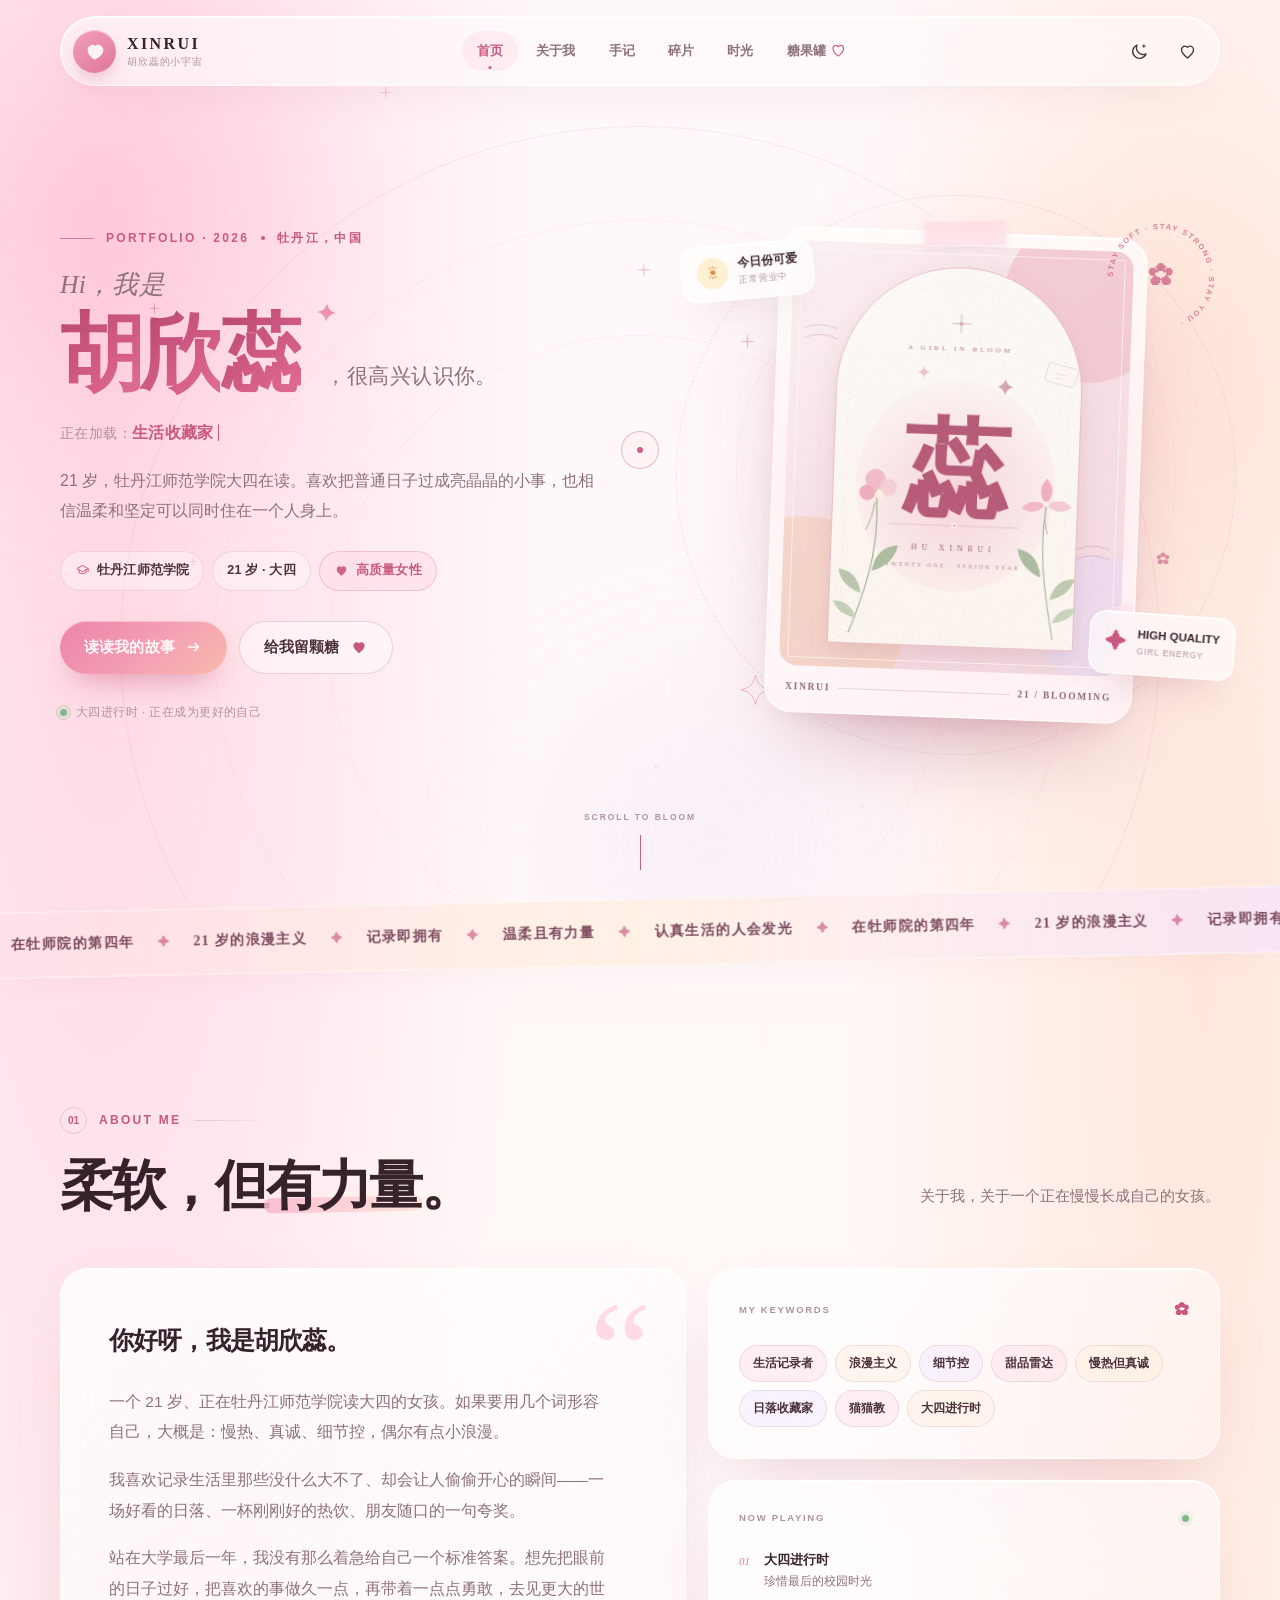
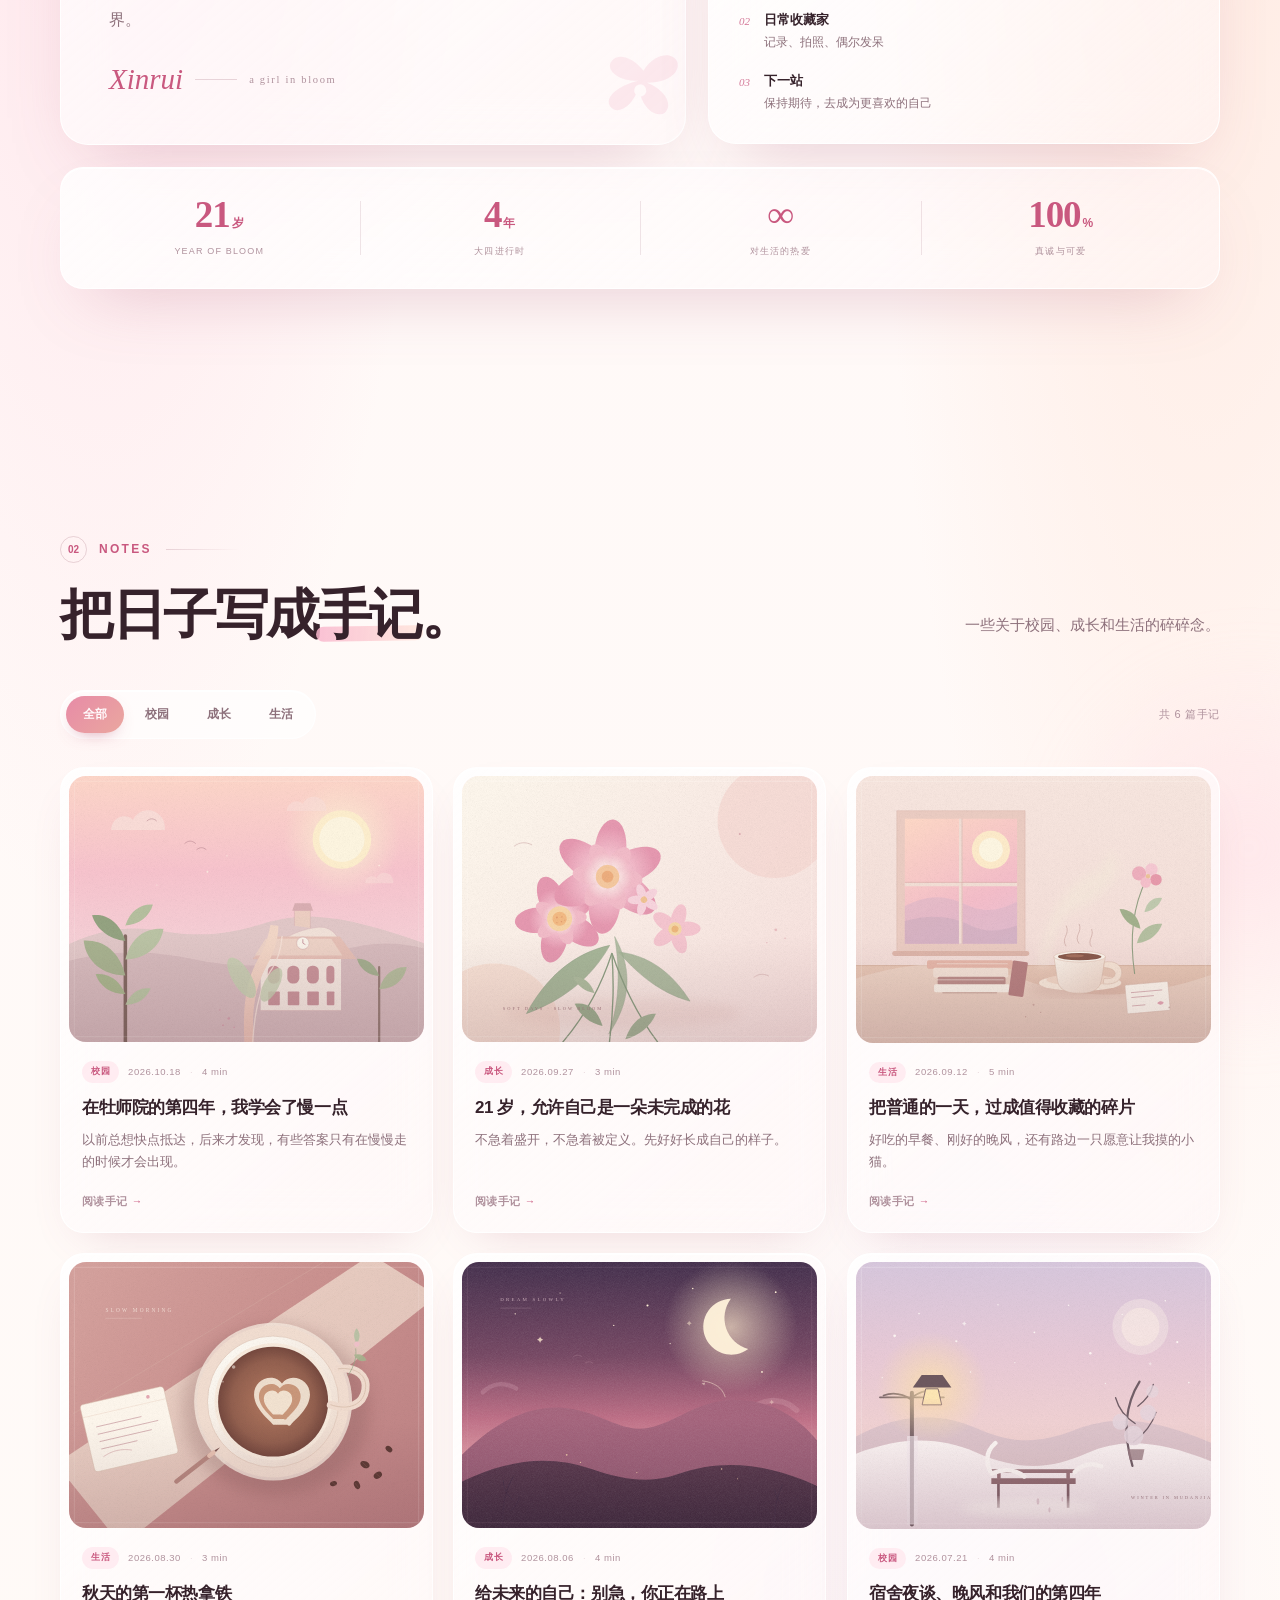
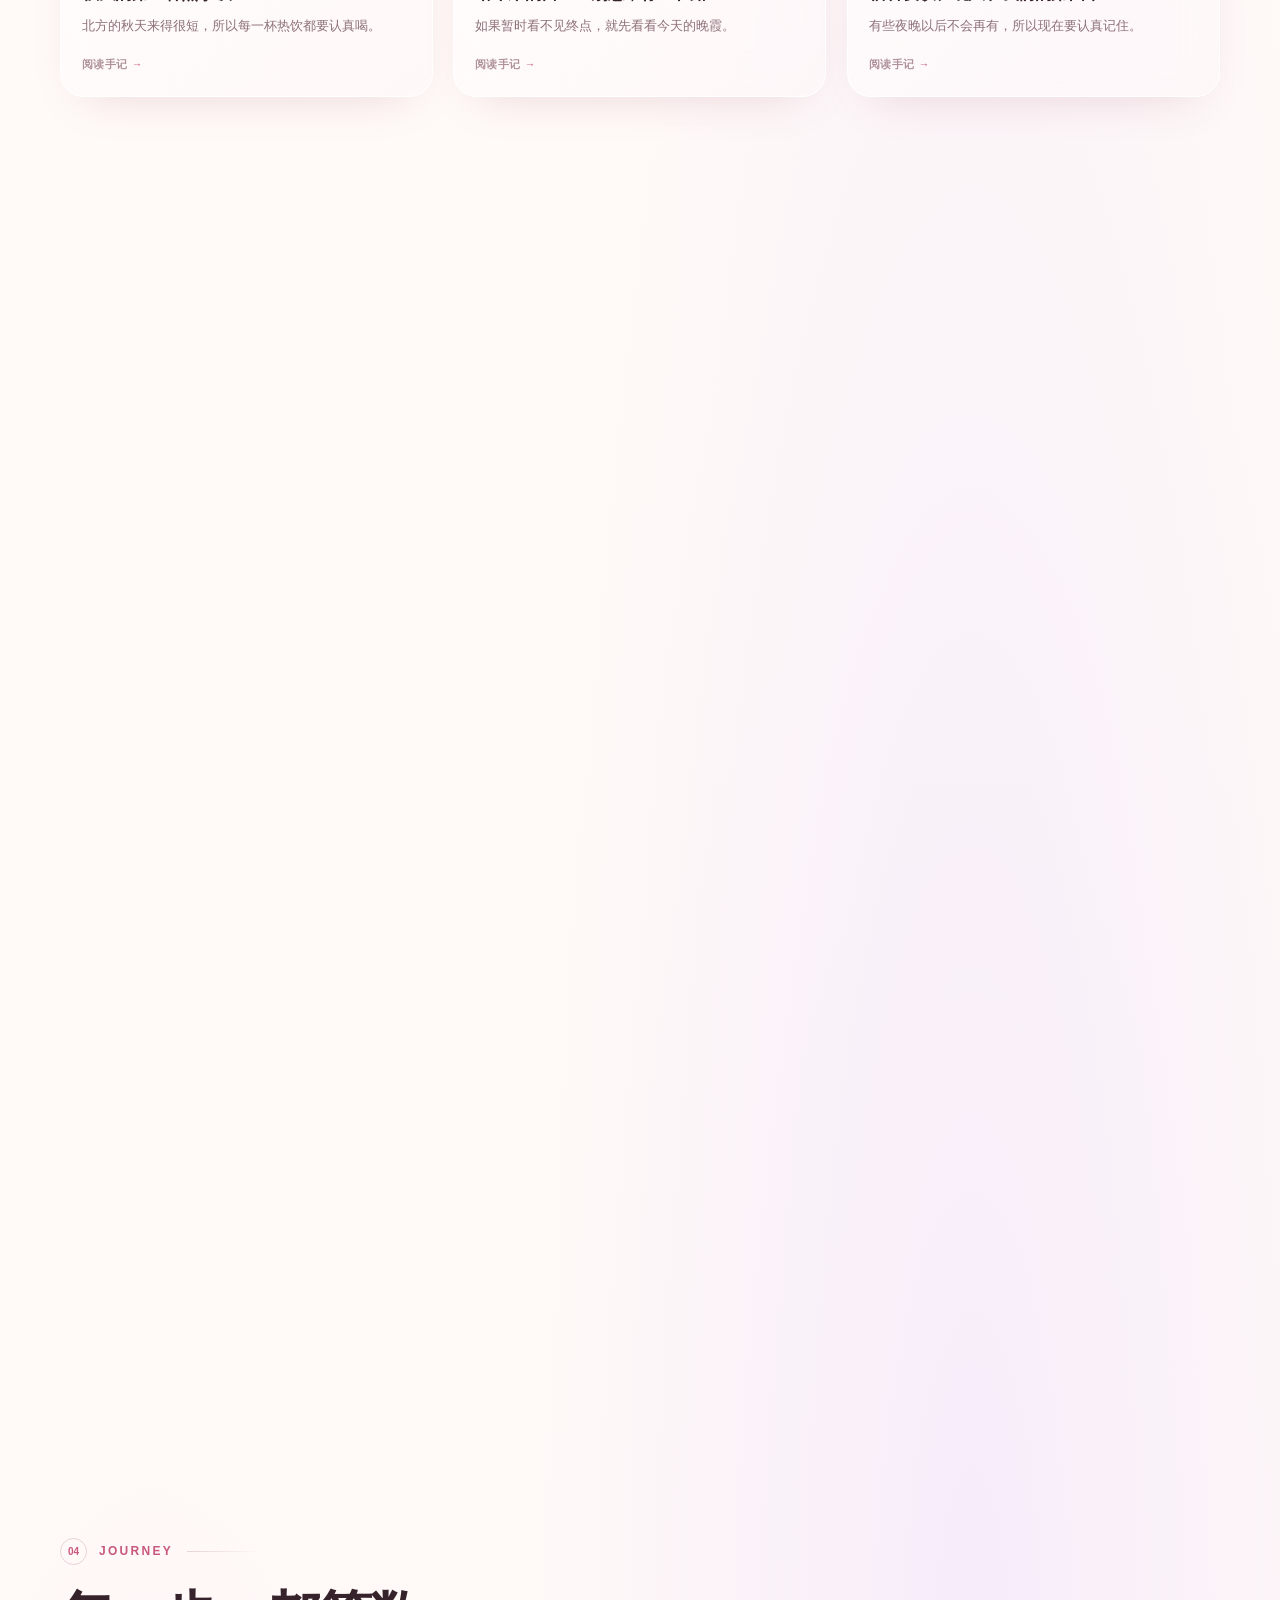
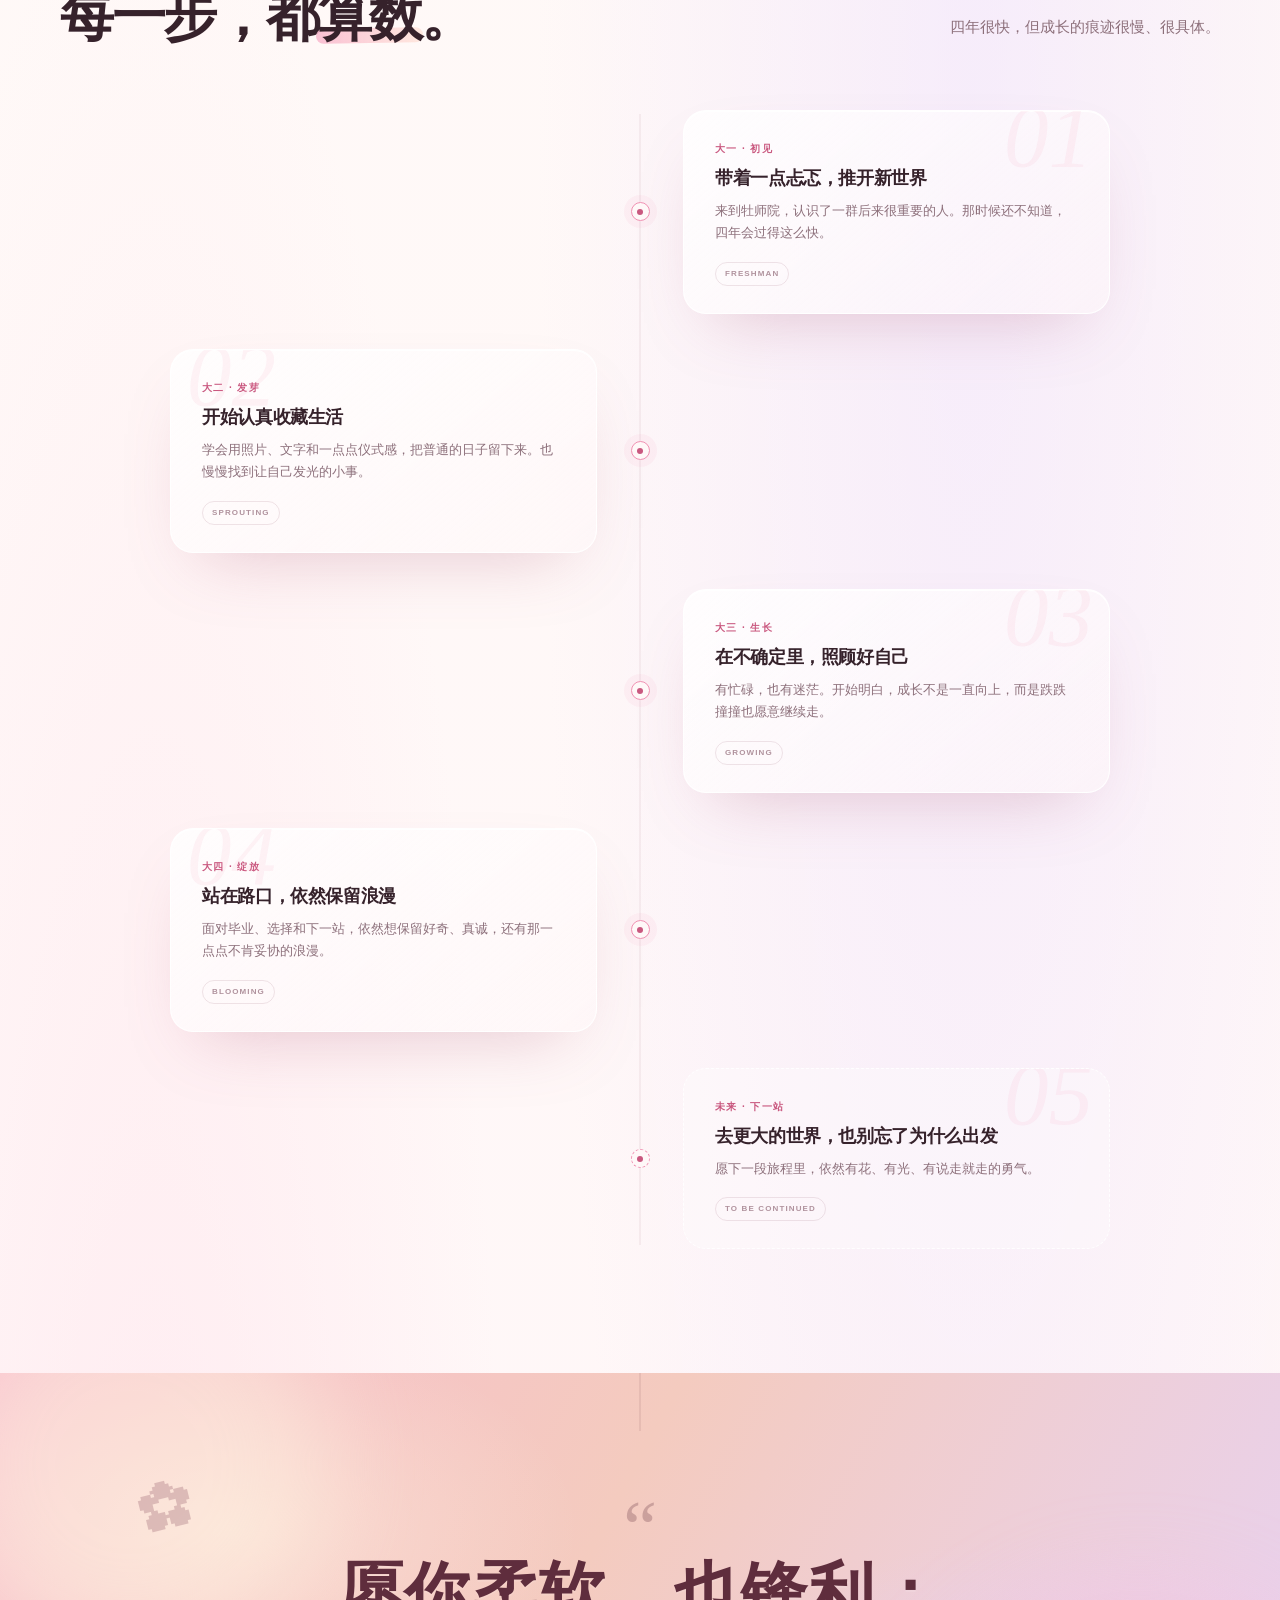
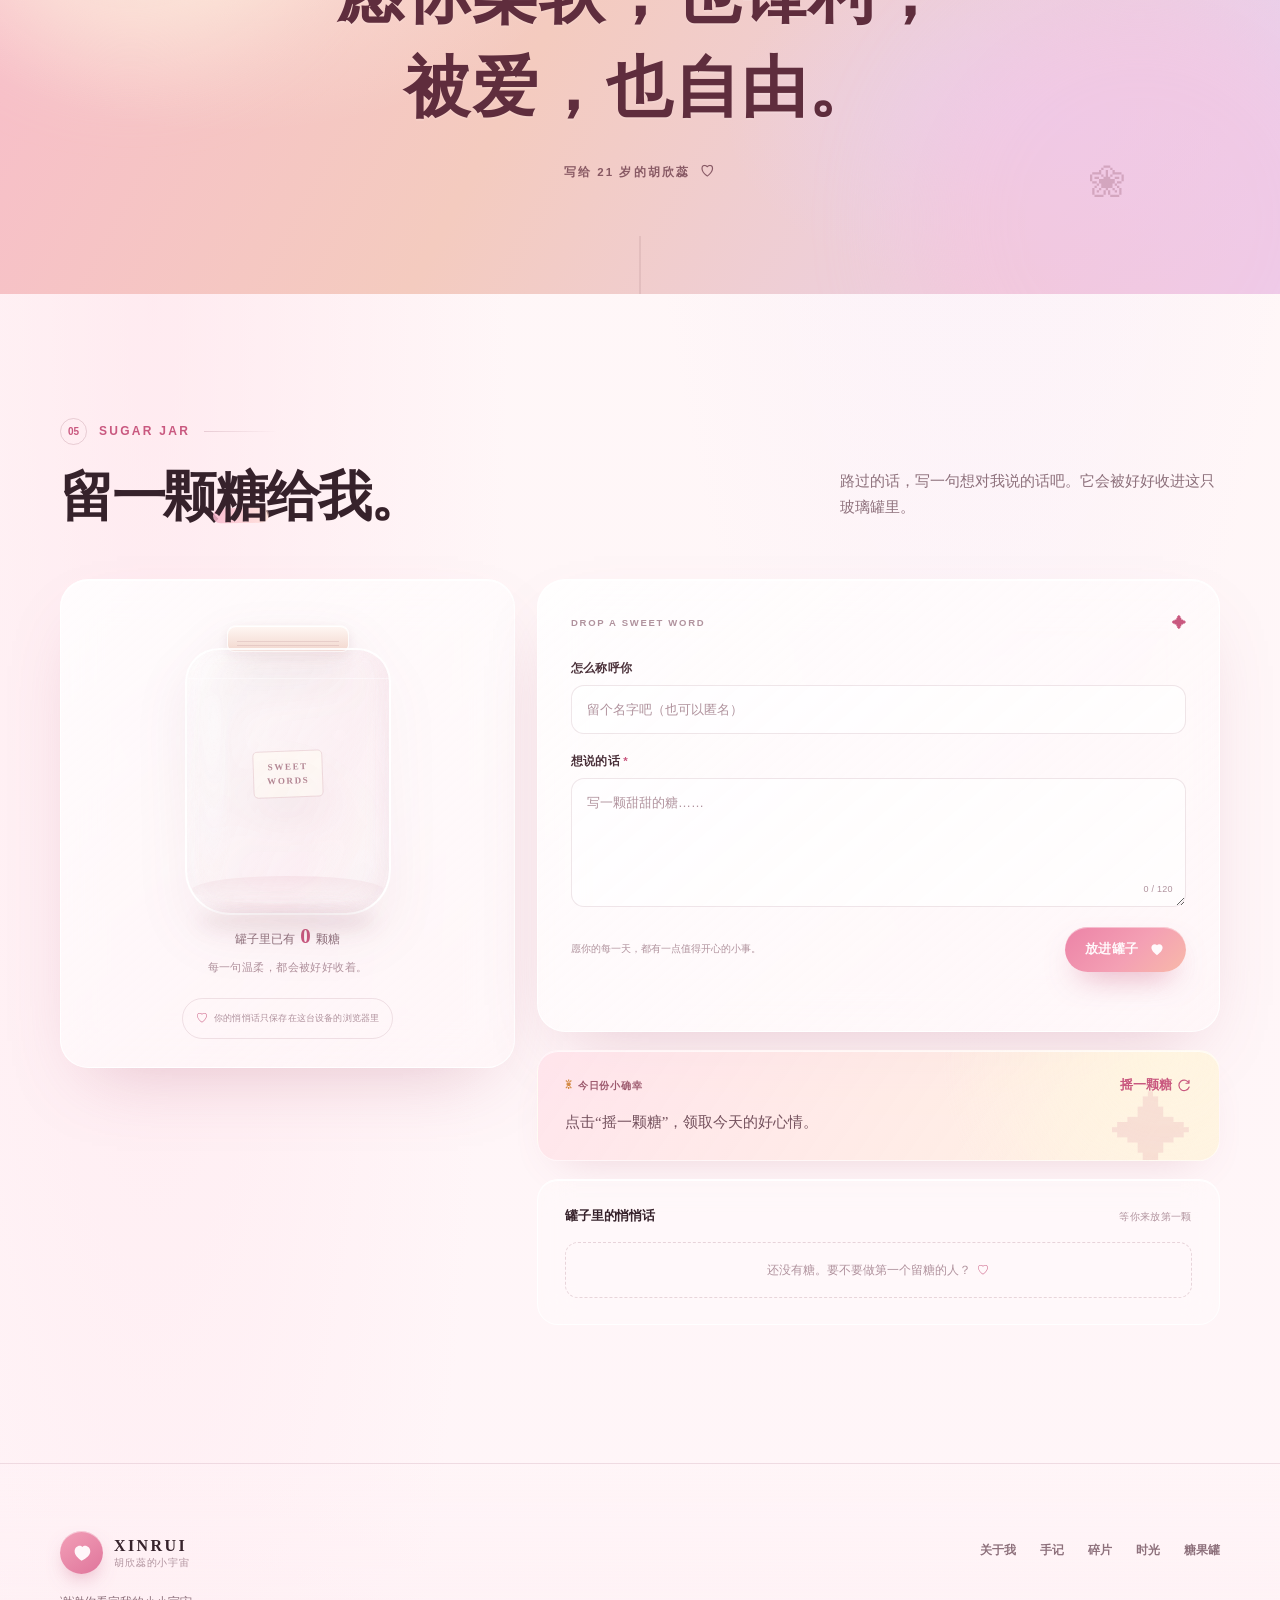
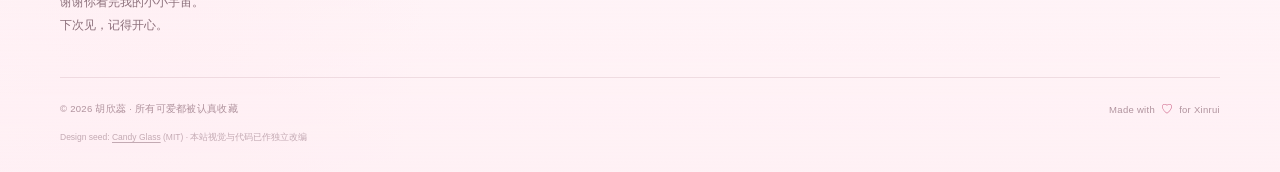
<file: index.html>
<!DOCTYPE html>
<html lang="zh-CN" data-theme="light">
<head>
  <meta charset="UTF-8">
  <meta name="viewport" content="width=device-width, initial-scale=1.0">
  <meta name="description" content="胡欣蕊的个人小站：21 岁，牡丹江师范学院大四在读。收藏生活里的柔软瞬间，也记录正在发生的成长。">
  <meta name="author" content="胡欣蕊">
  <meta name="robots" content="index, follow, max-image-preview:large">
  <meta name="theme-color" content="#fff7f9">
  <link rel="canonical" href="https://kavinst.github.io/">
  <meta property="og:title" content="胡欣蕊 · 柔软而有力量">
  <meta property="og:description" content="21 岁，牡丹江师范学院大四在读。把普通日子，过成亮晶晶的小事。">
  <meta property="og:type" content="website">
  <meta property="og:site_name" content="胡欣蕊的小宇宙">
  <meta property="og:url" content="https://kavinst.github.io/">
  <meta property="og:locale" content="zh_CN">
  <meta property="og:image" content="https://kavinst.github.io/assets/og-cover.png">
  <meta property="og:image:width" content="1200">
  <meta property="og:image:height" content="630">
  <meta property="og:image:alt" content="胡欣蕊的个人小站首页">
  <meta name="twitter:card" content="summary_large_image">
  <meta name="twitter:title" content="胡欣蕊 · 柔软而有力量">
  <meta name="twitter:description" content="21 岁，牡丹江师范学院大四在读。把普通日子，过成亮晶晶的小事。">
  <meta name="twitter:image" content="https://kavinst.github.io/assets/og-cover.png">
  <title>胡欣蕊 · 柔软而有力量</title>
  <link rel="icon" href="assets/favicon.svg" type="image/svg+xml">
  <link rel="apple-touch-icon" href="assets/og-cover.png">
  <link rel="stylesheet" href="css/style.css">
  <script type="application/ld+json">
    {
      "@context": "https://schema.org",
      "@graph": [
        {
          "@type": "WebSite",
          "@id": "https://kavinst.github.io/#website",
          "url": "https://kavinst.github.io/",
          "name": "胡欣蕊的小宇宙",
          "description": "胡欣蕊的个人小站：21 岁，牡丹江师范学院大四在读。收藏生活里的柔软瞬间，也记录正在发生的成长。",
          "inLanguage": "zh-CN",
          "publisher": { "@id": "https://kavinst.github.io/#person" }
        },
        {
          "@type": "Person",
          "@id": "https://kavinst.github.io/#person",
          "name": "胡欣蕊",
          "alternateName": "Hu Xinrui",
          "url": "https://kavinst.github.io/",
          "image": "https://kavinst.github.io/assets/og-cover.png",
          "description": "21 岁，牡丹江师范学院大四在读；喜欢记录生活里的柔软瞬间。",
          "alumniOf": {
            "@type": "CollegeOrUniversity",
            "name": "牡丹江师范学院"
          }
        }
      ]
    }
  </script>
  <script>
    (function () {
      document.documentElement.classList.add('js');
      try {
        var saved = localStorage.getItem('xinrui-theme');
        if (saved === 'night') document.documentElement.setAttribute('data-theme', 'night');
      } catch (e) {}
    })();
  </script>
</head>
<body>
  <a class="skip-link" href="#main">跳到主要内容</a>

  <div class="page-noise" aria-hidden="true"></div>
  <div class="cursor-dot" id="cursor-dot" aria-hidden="true"></div>
  <div class="cursor-halo" id="cursor-halo" aria-hidden="true"></div>
  <div class="scroll-progress" aria-hidden="true"><span id="scroll-progress-bar"></span></div>
  <div class="petal-field" id="petal-field" aria-hidden="true"></div>
  <div class="heart-rain" id="heart-rain" aria-hidden="true"></div>

  <header class="site-header" id="site-header">
    <nav class="nav shell" aria-label="主导航">
      <a class="brand" href="#home" aria-label="胡欣蕊的个人小站，返回首页">
        <span class="brand-mark" aria-hidden="true">
          <svg viewBox="0 0 40 40" fill="none">
            <path d="M20 33c-5.6-4.3-11-9-11-15.2C9 12.6 13 9 17.1 9c1.7 0 3.2.8 4.3 2.1C22.5 9.8 24 9 25.7 9 29.8 9 34 12.6 34 17.8 34 24 28.5 28.7 20 33Z" fill="currentColor" opacity=".96"/>
            <path d="M20 14.5c.4 4.6 2.4 7.6 6 9.2" stroke="#fff8f5" stroke-width="1.5" stroke-linecap="round" opacity=".8"/>
          </svg>
        </span>
        <span class="brand-type">
          <strong>XINRUI</strong>
          <small>胡欣蕊的小宇宙</small>
        </span>
      </a>

      <div class="nav-links" id="nav-links">
        <a class="nav-link is-active" href="#home">首页</a>
        <a class="nav-link" href="#about">关于我</a>
        <a class="nav-link" href="#notes">手记</a>
        <a class="nav-link" href="#moments">碎片</a>
        <a class="nav-link" href="#journey">时光</a>
        <a class="nav-link nav-link-sugar" href="#sugar">糖果罐 <span aria-hidden="true">♡</span></a>
      </div>

      <div class="nav-actions">
        <button class="icon-btn theme-toggle" id="theme-toggle" type="button" aria-label="切换晚安模式" title="切换晚安模式">
          <svg class="icon-sun" viewBox="0 0 24 24" fill="none" aria-hidden="true">
            <circle cx="12" cy="12" r="4" stroke="currentColor" stroke-width="1.7"/>
            <path d="M12 2v2M12 20v2M4.93 4.93l1.42 1.42M17.66 17.66l1.41 1.41M2 12h2M20 12h2M4.93 19.07l1.42-1.42M17.66 6.34l1.41-1.41" stroke="currentColor" stroke-width="1.7" stroke-linecap="round"/>
          </svg>
          <svg class="icon-moon" viewBox="0 0 24 24" fill="none" aria-hidden="true">
            <path d="M20.2 15.1A8.6 8.6 0 0 1 8.9 3.8 8.7 8.7 0 1 0 20.2 15.1Z" stroke="currentColor" stroke-width="1.7" stroke-linejoin="round"/>
            <path d="M17.5 3.5v3M16 5h3" stroke="currentColor" stroke-width="1.4" stroke-linecap="round"/>
          </svg>
        </button>
        <button class="icon-btn heart-trigger" id="heart-trigger" type="button" aria-label="点一下，有一颗糖" title="点一下，有一颗糖">
          <svg viewBox="0 0 24 24" fill="none" aria-hidden="true">
            <path d="M12 20.3c-2.8-2.2-7.6-6.1-7.6-10.4 0-2.6 2-4.7 4.6-4.7 1.2 0 2.3.6 3 1.6.7-1 1.8-1.6 3-1.6 2.6 0 4.6 2.1 4.6 4.7 0 4.3-4.8 8.2-7.6 10.4Z" stroke="currentColor" stroke-width="1.7" stroke-linejoin="round"/>
          </svg>
        </button>
        <button class="menu-toggle" id="menu-toggle" type="button" aria-label="打开菜单" aria-expanded="false" aria-controls="nav-links">
          <span></span><span></span><span></span>
        </button>
      </div>
    </nav>
  </header>

  <main id="main">
    <section class="hero" id="home">
      <div class="hero-scene" aria-hidden="true">
        <div class="blob blob-a"></div>
        <div class="blob blob-b"></div>
        <div class="blob blob-c"></div>
        <div class="hero-sparkles" id="hero-sparkles"></div>
        <div class="hero-arc"></div>
      </div>

      <div class="hero-inner shell">
        <div class="hero-copy">
          <p class="eyebrow hero-eyebrow">
            <span class="eyebrow-line"></span>
            PORTFOLIO · 2026
            <span class="eyebrow-dot"></span>
            牡丹江，中国
          </p>

          <h1 class="hero-title">
            <span class="hero-hi">Hi，我是</span>
            <span class="hero-name" aria-label="胡欣蕊">
              <span>胡</span><span>欣</span><span>蕊</span>
              <svg class="name-spark" viewBox="0 0 40 40" fill="none" aria-hidden="true">
                <path d="M20 2c1.3 9.7 6.3 15.8 16 18-9.7 1.3-15.8 6.3-18 16-1.3-9.7-6.3-15.8-16-18 9.7-1.3 15.8-6.3 18-16Z" fill="currentColor"/>
              </svg>
            </span>
            <span class="hero-title-tail">，很高兴认识你。</span>
          </h1>

          <div class="type-line" aria-live="polite">
            <span class="type-prefix">正在加载：</span><span id="typewriter" class="type-word"></span><span class="type-caret" aria-hidden="true"></span>
          </div>

          <p class="hero-desc">
            21 岁，牡丹江师范学院大四在读。喜欢把普通日子过成亮晶晶的小事，也相信温柔和坚定可以同时住在一个人身上。
          </p>

          <div class="hero-tags" aria-label="个人信息">
            <span class="pill">
              <svg viewBox="0 0 24 24" fill="none" aria-hidden="true"><path d="m3 9 9-5 9 5-9 5-9-5Z" stroke="currentColor" stroke-width="1.6" stroke-linejoin="round"/><path d="M6.5 11v4.6c2.5 1.9 8.5 1.9 11 0V11M21 9v5" stroke="currentColor" stroke-width="1.6" stroke-linecap="round"/></svg>
              牡丹江师范学院
            </span>
            <span class="pill">21 岁 · 大四</span>
            <span class="pill pill-accent">
              <svg viewBox="0 0 24 24" fill="none" aria-hidden="true"><path d="M12 20.3c-2.8-2.2-7.6-6.1-7.6-10.4 0-2.6 2-4.7 4.6-4.7 1.2 0 2.3.6 3 1.6.7-1 1.8-1.6 3-1.6 2.6 0 4.6 2.1 4.6 4.7 0 4.3-4.8 8.2-7.6 10.4Z" fill="currentColor" opacity=".9"/></svg>
              高质量女性
            </span>
          </div>

          <div class="hero-actions">
            <a class="btn btn-primary" href="#about">
              读读我的故事
              <svg viewBox="0 0 20 20" fill="none" aria-hidden="true"><path d="M4 10h11M11 6l4 4-4 4" stroke="currentColor" stroke-width="1.7" stroke-linecap="round" stroke-linejoin="round"/></svg>
            </a>
            <a class="btn btn-ghost" href="#sugar">
              给我留颗糖
              <svg viewBox="0 0 20 20" fill="none" aria-hidden="true"><path d="M10 16.9c-2.3-1.8-6.2-5-6.2-8.5 0-2.1 1.6-3.8 3.7-3.8 1 0 1.9.5 2.5 1.3.6-.8 1.5-1.3 2.5-1.3 2.1 0 3.7 1.7 3.7 3.8 0 3.5-3.9 6.7-6.2 8.5Z" fill="currentColor"/></svg>
            </a>
          </div>

          <p class="hero-status">
            <span class="status-dot" aria-hidden="true"></span>
            大四进行时 · 正在成为更好的自己
          </p>
        </div>

        <div class="hero-visual" id="hero-visual">
          <div class="orbit orbit-a" aria-hidden="true"></div>
          <div class="orbit orbit-b" aria-hidden="true"></div>

          <figure class="portrait-card" id="portrait-card">
            <span class="tape tape-top" aria-hidden="true"></span>
            <span class="tape tape-bottom" aria-hidden="true"></span>
            <div class="portrait-frame">
              <img src="assets/portrait.svg" alt="胡欣蕊的专属插画肖像" width="560" height="700">
              <span class="portrait-glow" aria-hidden="true"></span>
            </div>
            <figcaption>
              <span>XINRUI</span>
              <span class="portrait-caption-line"></span>
              <span>21 / BLOOMING</span>
            </figcaption>
          </figure>

          <div class="float-sticker sticker-one" aria-hidden="true">
            <span class="sticker-icon">☀</span>
            <span><strong>今日份可爱</strong><small>正常营业中</small></span>
          </div>

          <div class="float-sticker sticker-two" aria-hidden="true">
            <span class="sticker-spark">✦</span>
            <span><strong>HIGH QUALITY</strong><small>GIRL ENERGY</small></span>
          </div>

          <div class="round-stamp" aria-hidden="true">
            <svg viewBox="0 0 160 160">
              <defs>
                <path id="stamp-path" d="M80,80 m-60,0 a60,60 0 1,1 120,0 a60,60 0 1,1 -120,0"/>
              </defs>
              <text>
                <textPath href="#stamp-path">STAY SOFT · STAY STRONG · STAY YOU · </textPath>
              </text>
            </svg>
            <span class="stamp-flower">✿</span>
          </div>

          <div class="hero-doodle doodle-a" aria-hidden="true">
            <svg viewBox="0 0 100 100" fill="none">
              <path d="M50 12c4 20 14 30 34 34-20 4-30 14-34 34-4-20-14-30-34-34 20-4 30-14 34-34Z" stroke="currentColor" stroke-width="1.6"/>
            </svg>
          </div>
          <div class="hero-doodle doodle-b" aria-hidden="true">
            <svg viewBox="0 0 100 100" fill="none">
              <path d="M50 14c2 21 10 34 28 41-18 7-26 20-28 41-2-21-10-34-28-41 18-7 26-20 28-41Z" fill="currentColor" opacity=".45"/>
            </svg>
          </div>
        </div>
      </div>

      <a class="scroll-cue" href="#about" aria-label="向下滚动到关于我">
        <span>SCROLL TO BLOOM</span>
        <i aria-hidden="true"></i>
      </a>
    </section>

    <div class="marquee" aria-hidden="true">
      <div class="marquee-track">
        <span>在牡师院的第四年</span><i>✦</i>
        <span>21 岁的浪漫主义</span><i>✦</i>
        <span>记录即拥有</span><i>✦</i>
        <span>温柔且有力量</span><i>✦</i>
        <span>认真生活的人会发光</span><i>✦</i>
        <span>在牡师院的第四年</span><i>✦</i>
        <span>21 岁的浪漫主义</span><i>✦</i>
        <span>记录即拥有</span><i>✦</i>
        <span>温柔且有力量</span><i>✦</i>
        <span>认真生活的人会发光</span><i>✦</i>
      </div>
    </div>

    <section class="section about" id="about">
      <div class="shell">
        <header class="section-head reveal">
          <p class="section-index"><span>01</span> ABOUT ME</p>
          <div class="section-heading">
            <h2>柔软，但<span class="underlined">有力量</span>。</h2>
            <p>关于我，关于一个正在慢慢长成自己的女孩。</p>
          </div>
        </header>

        <div class="about-grid">
          <article class="about-story glass-card reveal">
            <span class="quote-mark" aria-hidden="true">“</span>
            <p class="about-lead">你好呀，我是胡欣蕊。</p>
            <p>一个 21 岁、正在牡丹江师范学院读大四的女孩。如果要用几个词形容自己，大概是：慢热、真诚、细节控，偶尔有点小浪漫。</p>
            <p>我喜欢记录生活里那些没什么大不了、却会让人偷偷开心的瞬间——一场好看的日落、一杯刚刚好的热饮、朋友随口的一句夸奖。</p>
            <p>站在大学最后一年，我没有那么着急给自己一个标准答案。想先把眼前的日子过好，把喜欢的事做久一点，再带着一点点勇敢，去见更大的世界。</p>
            <div class="about-signature">
              <span class="signature-name">Xinrui</span>
              <span class="signature-line"></span>
              <span class="signature-note">a girl in bloom</span>
            </div>
            <div class="about-flower" aria-hidden="true">
              <svg viewBox="0 0 130 130" fill="none">
                <path d="M65 34c8-21 25-24 31-16 6 9-4 23-25 27 19 3 30 16 24 25-6 8-23 3-31-18-3 22-16 31-24 24-8-7 3-22 22-31-21 5-35-5-30-14 5-10 21-7 33 3Z" fill="currentColor" opacity=".8"/>
                <circle cx="66" cy="54" r="6" fill="#fff7f9"/>
              </svg>
            </div>
          </article>

          <aside class="about-aside">
            <div class="keyword-card glass-card reveal" data-delay="80">
              <div class="card-label">
                <span>MY KEYWORDS</span>
                <i aria-hidden="true">✿</i>
              </div>
              <div class="keyword-cloud" aria-label="我的关键词">
                <span>生活记录者</span>
                <span>浪漫主义</span>
                <span>细节控</span>
                <span>甜品雷达</span>
                <span>慢热但真诚</span>
                <span>日落收藏家</span>
                <span>猫猫教</span>
                <span>大四进行时</span>
              </div>
            </div>

            <div class="now-card glass-card reveal" data-delay="160">
              <div class="card-label">
                <span>NOW PLAYING</span>
                <i class="now-dot" aria-hidden="true"></i>
              </div>
              <ul class="now-list">
                <li>
                  <span class="now-no">01</span>
                  <div><strong>大四进行时</strong><small>珍惜最后的校园时光</small></div>
                </li>
                <li>
                  <span class="now-no">02</span>
                  <div><strong>日常收藏家</strong><small>记录、拍照、偶尔发呆</small></div>
                </li>
                <li>
                  <span class="now-no">03</span>
                  <div><strong>下一站</strong><small>保持期待，去成为更喜欢的自己</small></div>
                </li>
              </ul>
            </div>
          </aside>
        </div>

        <div class="stats glass-card reveal">
          <div class="stat">
            <strong data-count="21">21</strong><span>岁</span>
            <small>YEAR OF BLOOM</small>
          </div>
          <div class="stat">
            <strong data-count="4">4</strong><span>年</span>
            <small>大四进行时</small>
          </div>
          <div class="stat">
            <strong>∞</strong>
            <small>对生活的热爱</small>
          </div>
          <div class="stat">
            <strong data-count="100">100</strong><span>%</span>
            <small>真诚与可爱</small>
          </div>
        </div>
      </div>
    </section>

    <section class="section notes" id="notes">
      <div class="shell">
        <header class="section-head reveal">
          <p class="section-index"><span>02</span> NOTES</p>
          <div class="section-heading">
            <h2>把日子写成<span class="underlined">手记</span>。</h2>
            <p>一些关于校园、成长和生活的碎碎念。</p>
          </div>
        </header>

        <div class="notes-toolbar reveal">
          <div class="filters" role="group" aria-label="筛选手记">
            <button class="filter is-active" type="button" data-filter="all" aria-pressed="true">全部</button>
            <button class="filter" type="button" data-filter="campus" aria-pressed="false">校园</button>
            <button class="filter" type="button" data-filter="growth" aria-pressed="false">成长</button>
            <button class="filter" type="button" data-filter="life" aria-pressed="false">生活</button>
          </div>
          <p class="notes-count" id="notes-count">共 6 篇手记</p>
        </div>

        <div class="notes-grid" id="notes-grid">
          <a class="note-card reveal" href="#notes" data-article="fourth-year" data-category="campus">
            <div class="note-cover">
              <img src="assets/cover-campus.svg" alt="" loading="lazy" width="800" height="600">
              <span class="note-arrow" aria-hidden="true">
                <svg viewBox="0 0 20 20" fill="none"><path d="M6 14 14 6M8 6h6v6" stroke="currentColor" stroke-width="1.6" stroke-linecap="round" stroke-linejoin="round"/></svg>
              </span>
            </div>
            <div class="note-body">
              <div class="note-meta"><span class="note-cat">校园</span><time datetime="2026-10-18">2026.10.18</time><span>4 min</span></div>
              <h3>在牡师院的第四年，我学会了慢一点</h3>
              <p>以前总想快点抵达，后来才发现，有些答案只有在慢慢走的时候才会出现。</p>
              <span class="note-more">阅读手记 <i aria-hidden="true">→</i></span>
            </div>
          </a>

          <a class="note-card reveal" href="#notes" data-article="unfinished-flower" data-category="growth" data-delay="80">
            <div class="note-cover">
              <img src="assets/cover-flower.svg" alt="" loading="lazy" width="800" height="600">
              <span class="note-arrow" aria-hidden="true">
                <svg viewBox="0 0 20 20" fill="none"><path d="M6 14 14 6M8 6h6v6" stroke="currentColor" stroke-width="1.6" stroke-linecap="round" stroke-linejoin="round"/></svg>
              </span>
            </div>
            <div class="note-body">
              <div class="note-meta"><span class="note-cat">成长</span><time datetime="2026-09-27">2026.09.27</time><span>3 min</span></div>
              <h3>21 岁，允许自己是一朵未完成的花</h3>
              <p>不急着盛开，不急着被定义。先好好长成自己的样子。</p>
              <span class="note-more">阅读手记 <i aria-hidden="true">→</i></span>
            </div>
          </a>

          <a class="note-card reveal" href="#notes" data-article="little-things" data-category="life" data-delay="160">
            <div class="note-cover">
              <img src="assets/cover-coffee.svg" alt="" loading="lazy" width="800" height="600">
              <span class="note-arrow" aria-hidden="true">
                <svg viewBox="0 0 20 20" fill="none"><path d="M6 14 14 6M8 6h6v6" stroke="currentColor" stroke-width="1.6" stroke-linecap="round" stroke-linejoin="round"/></svg>
              </span>
            </div>
            <div class="note-body">
              <div class="note-meta"><span class="note-cat">生活</span><time datetime="2026-09-12">2026.09.12</time><span>5 min</span></div>
              <h3>把普通的一天，过成值得收藏的碎片</h3>
              <p>好吃的早餐、刚好的晚风，还有路边一只愿意让我摸的小猫。</p>
              <span class="note-more">阅读手记 <i aria-hidden="true">→</i></span>
            </div>
          </a>

          <a class="note-card reveal" href="#notes" data-article="autumn-latte" data-category="life" data-delay="0">
            <div class="note-cover">
              <img src="assets/cover-latte.svg" alt="" loading="lazy" width="800" height="600">
              <span class="note-arrow" aria-hidden="true">
                <svg viewBox="0 0 20 20" fill="none"><path d="M6 14 14 6M8 6h6v6" stroke="currentColor" stroke-width="1.6" stroke-linecap="round" stroke-linejoin="round"/></svg>
              </span>
            </div>
            <div class="note-body">
              <div class="note-meta"><span class="note-cat">生活</span><time datetime="2026-08-30">2026.08.30</time><span>3 min</span></div>
              <h3>秋天的第一杯热拿铁</h3>
              <p>北方的秋天来得很短，所以每一杯热饮都要认真喝。</p>
              <span class="note-more">阅读手记 <i aria-hidden="true">→</i></span>
            </div>
          </a>

          <a class="note-card reveal" href="#notes" data-article="dear-future" data-category="growth" data-delay="80">
            <div class="note-cover">
              <img src="assets/cover-night.svg" alt="" loading="lazy" width="800" height="600">
              <span class="note-arrow" aria-hidden="true">
                <svg viewBox="0 0 20 20" fill="none"><path d="M6 14 14 6M8 6h6v6" stroke="currentColor" stroke-width="1.6" stroke-linecap="round" stroke-linejoin="round"/></svg>
              </span>
            </div>
            <div class="note-body">
              <div class="note-meta"><span class="note-cat">成长</span><time datetime="2026-08-06">2026.08.06</time><span>4 min</span></div>
              <h3>给未来的自己：别急，你正在路上</h3>
              <p>如果暂时看不见终点，就先看看今天的晚霞。</p>
              <span class="note-more">阅读手记 <i aria-hidden="true">→</i></span>
            </div>
          </a>

          <a class="note-card reveal" href="#notes" data-article="dorm-night" data-category="campus" data-delay="160">
            <div class="note-cover">
              <img src="assets/cover-snow.svg" alt="" loading="lazy" width="800" height="600">
              <span class="note-arrow" aria-hidden="true">
                <svg viewBox="0 0 20 20" fill="none"><path d="M6 14 14 6M8 6h6v6" stroke="currentColor" stroke-width="1.6" stroke-linecap="round" stroke-linejoin="round"/></svg>
              </span>
            </div>
            <div class="note-body">
              <div class="note-meta"><span class="note-cat">校园</span><time datetime="2026-07-21">2026.07.21</time><span>4 min</span></div>
              <h3>宿舍夜谈、晚风和我们的第四年</h3>
              <p>有些夜晚以后不会再有，所以现在要认真记住。</p>
              <span class="note-more">阅读手记 <i aria-hidden="true">→</i></span>
            </div>
          </a>
        </div>
      </div>
    </section>

    <section class="section moments" id="moments">
      <div class="shell">
        <header class="section-head reveal">
          <p class="section-index"><span>03</span> LITTLE THINGS</p>
          <div class="section-heading">
            <h2>生活碎片，<span class="underlined">亮晶晶</span>。</h2>
            <p>点开每一格，收集一点今天的可爱。</p>
          </div>
        </header>

        <div class="moment-grid">
          <button class="moment-card moment-tall reveal" type="button" data-full="assets/moment-snow.svg" data-caption="牡丹江的雪，是冬天写来的情书。" aria-label="查看照片：牡丹江的雪">
            <img src="assets/moment-snow.svg" alt="粉色天空下落雪的校园路灯" loading="lazy" width="600" height="800">
            <span class="moment-overlay"><small>WINTER · 01</small><strong>雪的来信</strong><i aria-hidden="true">↗</i></span>
          </button>

          <button class="moment-card reveal" type="button" data-full="assets/moment-cat.svg" data-caption="宿舍楼下的猫，今天也愿意理我。" data-delay="60" aria-label="查看照片：宿舍楼下的猫">
            <img src="assets/moment-cat.svg" alt="窗台边一只正在打盹的小猫" loading="lazy" width="800" height="600">
            <span class="moment-overlay"><small>DAILY · 02</small><strong>猫猫巡视员</strong><i aria-hidden="true">↗</i></span>
          </button>

          <button class="moment-card reveal" type="button" data-full="assets/moment-sunset.svg" data-caption="把晚霞存在相册里，也存进心里。" data-delay="120" aria-label="查看照片：窗边的晚霞">
            <img src="assets/moment-sunset.svg" alt="窗边粉橘色的日落和一杯热茶" loading="lazy" width="800" height="600">
            <span class="moment-overlay"><small>GOLDEN HOUR · 03</small><strong>晚霞收藏</strong><i aria-hidden="true">↗</i></span>
          </button>

          <button class="moment-card moment-wide reveal" type="button" data-full="assets/moment-books.svg" data-caption="书页、热茶，还有一个不用赶路的下午。" aria-label="查看照片：书桌和热茶">
            <img src="assets/moment-books.svg" alt="洒满阳光的书桌、书本和一杯热茶" loading="lazy" width="1000" height="600">
            <span class="moment-overlay"><small>SLOW AFTERNOON · 04</small><strong>偷得半日闲</strong><i aria-hidden="true">↗</i></span>
          </button>

          <button class="moment-card reveal" type="button" data-full="assets/moment-tulips.svg" data-caption="花会谢，但那一刻的开心不会。" data-delay="60" aria-label="查看照片：粉色郁金香">
            <img src="assets/moment-tulips.svg" alt="奶油色桌面上的一束粉色郁金香" loading="lazy" width="800" height="600">
            <span class="moment-overlay"><small>FLOWERS · 05</small><strong>今日份浪漫</strong><i aria-hidden="true">↗</i></span>
          </button>

          <button class="moment-card moment-tall reveal" type="button" data-full="assets/moment-moon.svg" data-caption="回宿舍路上，抬头就看见了月亮。" data-delay="120" aria-label="查看照片：夜空和月亮">
            <img src="assets/moment-moon.svg" alt="深粉色夜空中的月亮与星星" loading="lazy" width="600" height="800">
            <span class="moment-overlay"><small>NIGHT WALK · 06</small><strong>月亮收集者</strong><i aria-hidden="true">↗</i></span>
          </button>
        </div>
      </div>
    </section>

    <section class="section journey" id="journey">
      <div class="shell">
        <header class="section-head reveal">
          <p class="section-index"><span>04</span> JOURNEY</p>
          <div class="section-heading">
            <h2>每一步，都<span class="underlined">算数</span>。</h2>
            <p>四年很快，但成长的痕迹很慢、很具体。</p>
          </div>
        </header>

        <div class="timeline" id="timeline">
          <div class="timeline-track" aria-hidden="true"><span id="timeline-fill"></span></div>

          <article class="timeline-item reveal">
            <div class="timeline-dot" aria-hidden="true"><span></span></div>
            <div class="timeline-card glass-card">
              <span class="timeline-ghost" aria-hidden="true">01</span>
              <p class="timeline-stage">大一 · 初见</p>
              <h3>带着一点忐忑，推开新世界</h3>
              <p>来到牡师院，认识了一群后来很重要的人。那时候还不知道，四年会过得这么快。</p>
              <span class="timeline-tag">FRESHMAN</span>
            </div>
          </article>

          <article class="timeline-item reveal">
            <div class="timeline-dot" aria-hidden="true"><span></span></div>
            <div class="timeline-card glass-card">
              <span class="timeline-ghost" aria-hidden="true">02</span>
              <p class="timeline-stage">大二 · 发芽</p>
              <h3>开始认真收藏生活</h3>
              <p>学会用照片、文字和一点点仪式感，把普通的日子留下来。也慢慢找到让自己发光的小事。</p>
              <span class="timeline-tag">SPROUTING</span>
            </div>
          </article>

          <article class="timeline-item reveal">
            <div class="timeline-dot" aria-hidden="true"><span></span></div>
            <div class="timeline-card glass-card">
              <span class="timeline-ghost" aria-hidden="true">03</span>
              <p class="timeline-stage">大三 · 生长</p>
              <h3>在不确定里，照顾好自己</h3>
              <p>有忙碌，也有迷茫。开始明白，成长不是一直向上，而是跌跌撞撞也愿意继续走。</p>
              <span class="timeline-tag">GROWING</span>
            </div>
          </article>

          <article class="timeline-item reveal">
            <div class="timeline-dot" aria-hidden="true"><span></span></div>
            <div class="timeline-card glass-card">
              <span class="timeline-ghost" aria-hidden="true">04</span>
              <p class="timeline-stage">大四 · 绽放</p>
              <h3>站在路口，依然保留浪漫</h3>
              <p>面对毕业、选择和下一站，依然想保留好奇、真诚，还有那一点点不肯妥协的浪漫。</p>
              <span class="timeline-tag">BLOOMING</span>
            </div>
          </article>

          <article class="timeline-item timeline-future reveal">
            <div class="timeline-dot" aria-hidden="true"><span></span></div>
            <div class="timeline-card glass-card">
              <span class="timeline-ghost" aria-hidden="true">05</span>
              <p class="timeline-stage">未来 · 下一站</p>
              <h3>去更大的世界，也别忘了为什么出发</h3>
              <p>愿下一段旅程里，依然有花、有光、有说走就走的勇气。</p>
              <span class="timeline-tag">TO BE CONTINUED</span>
            </div>
          </article>
        </div>
      </div>
    </section>

    <section class="quote-band" aria-label="写给欣蕊的话">
      <div class="quote-orb quote-orb-a" aria-hidden="true"></div>
      <div class="quote-orb quote-orb-b" aria-hidden="true"></div>
      <div class="quote-flower quote-flower-a" aria-hidden="true">✿</div>
      <div class="quote-flower quote-flower-b" aria-hidden="true">❀</div>
      <div class="shell quote-inner reveal">
        <span class="quote-mark-big" aria-hidden="true">“</span>
        <blockquote>愿你柔软，也锋利；<br>被爱，也自由。</blockquote>
        <p>写给 21 岁的胡欣蕊 <span aria-hidden="true">♡</span></p>
      </div>
    </section>

    <section class="section sugar" id="sugar">
      <div class="shell">
        <header class="section-head reveal">
          <p class="section-index"><span>05</span> SUGAR JAR</p>
          <div class="section-heading">
            <h2>留一颗<span class="underlined">糖</span>给我。</h2>
            <p>路过的话，写一句想对我说的话吧。它会被好好收进这只玻璃罐里。</p>
          </div>
        </header>

        <div class="sugar-layout">
          <aside class="jar-panel glass-card reveal">
            <div class="jar-wrap">
              <div class="jar" aria-hidden="true">
                <span class="jar-lid"></span>
                <div class="jar-body">
                  <div class="jar-shine"></div>
                  <div class="jar-candies" id="jar-candies"></div>
                  <span class="jar-label">SWEET<br>WORDS</span>
                </div>
              </div>
              <div class="jar-shadow" aria-hidden="true"></div>
            </div>
            <p class="jar-count">罐子里已有 <strong id="sugar-count">0</strong> 颗糖</p>
            <p class="jar-sub">每一句温柔，都会被好好收着。</p>
            <div class="jar-note">
              <span aria-hidden="true">♡</span>
              你的悄悄话只保存在这台设备的浏览器里
            </div>
          </aside>

          <div class="sugar-main">
            <div class="sugar-form-card glass-card reveal" data-delay="80">
              <div class="card-label">
                <span>DROP A SWEET WORD</span>
                <i aria-hidden="true">✦</i>
              </div>
              <form id="sugar-form" novalidate>
                <div class="field">
                  <label for="sugar-name">怎么称呼你</label>
                  <input id="sugar-name" name="name" type="text" maxlength="16" placeholder="留个名字吧（也可以匿名）" autocomplete="nickname">
                </div>
                <div class="field">
                  <label for="sugar-message">想说的话 <span>*</span></label>
                  <textarea id="sugar-message" name="message" maxlength="120" rows="4" placeholder="写一颗甜甜的糖……" required></textarea>
                  <span class="char-count" id="char-count">0 / 120</span>
                </div>
                <div class="form-actions">
                  <p>愿你的每一天，都有一点值得开心的小事。</p>
                  <button class="btn btn-primary" type="submit">
                    放进罐子
                    <svg viewBox="0 0 20 20" fill="none" aria-hidden="true"><path d="M10 16.9c-2.3-1.8-6.2-5-6.2-8.5 0-2.1 1.6-3.8 3.7-3.8 1 0 1.9.5 2.5 1.3.6-.8 1.5-1.3 2.5-1.3 2.1 0 3.7 1.7 3.7 3.8 0 3.5-3.9 6.7-6.2 8.5Z" fill="currentColor"/></svg>
                  </button>
                </div>
                <p class="form-error" id="sugar-error" role="alert"></p>
              </form>
            </div>

            <div class="fortune-card reveal" data-delay="140">
              <div class="fortune-head">
                <span class="fortune-label"><i aria-hidden="true">☀</i> 今日份小确幸</span>
                <button class="text-btn" id="fortune-btn" type="button">
                  摇一颗糖
                  <svg viewBox="0 0 20 20" fill="none" aria-hidden="true"><path d="M16 7a7 7 0 1 0 .2 5M16 3v4h-4" stroke="currentColor" stroke-width="1.6" stroke-linecap="round" stroke-linejoin="round"/></svg>
                </button>
              </div>
              <p id="fortune-text" aria-live="polite">点击“摇一颗糖”，领取今天的好心情。</p>
            </div>

            <div class="sugar-responses reveal" data-delay="200">
              <div class="responses-head">
                <h3>罐子里的悄悄话</h3>
                <span id="responses-hint">等你来放第一颗</span>
              </div>
              <div class="response-list" id="response-list">
                <p class="response-empty">还没有糖。要不要做第一个留糖的人？<span aria-hidden="true">♡</span></p>
              </div>
            </div>
          </div>
        </div>
      </div>
    </section>
  </main>

  <footer class="site-footer">
    <div class="shell">
      <div class="footer-top">
        <div class="footer-brand">
          <a class="brand" href="#home" aria-label="返回首页">
            <span class="brand-mark" aria-hidden="true">
              <svg viewBox="0 0 40 40" fill="none">
                <path d="M20 33c-5.6-4.3-11-9-11-15.2C9 12.6 13 9 17.1 9c1.7 0 3.2.8 4.3 2.1C22.5 9.8 24 9 25.7 9 29.8 9 34 12.6 34 17.8 34 24 28.5 28.7 20 33Z" fill="currentColor"/>
              </svg>
            </span>
            <span class="brand-type"><strong>XINRUI</strong><small>胡欣蕊的小宇宙</small></span>
          </a>
          <p>谢谢你看完我的小小宇宙。<br>下次见，记得开心。</p>
        </div>

        <nav class="footer-nav" aria-label="页脚导航">
          <a href="#about">关于我</a>
          <a href="#notes">手记</a>
          <a href="#moments">碎片</a>
          <a href="#journey">时光</a>
          <a href="#sugar">糖果罐</a>
        </nav>
      </div>

      <div class="footer-bottom">
        <span>© 2026 胡欣蕊 · 所有可爱都被认真收藏</span>
        <span class="footer-made">Made with <i aria-hidden="true">♡</i> for Xinrui</span>
      </div>
      <p class="footer-credit">Design seed: <a href="https://github.com/medy17/Candy-Glass-React-Portfolio" target="_blank" rel="noopener noreferrer">Candy Glass</a> (MIT) · 本站视觉与代码已作独立改编</p>
    </div>
  </footer>

  <button class="back-to-top" id="back-to-top" type="button" aria-label="回到顶部">
    <svg viewBox="0 0 20 20" fill="none" aria-hidden="true"><path d="M10 16V5M5.5 9.5 10 5l4.5 4.5" stroke="currentColor" stroke-width="1.7" stroke-linecap="round" stroke-linejoin="round"/></svg>
    <svg class="top-ring" viewBox="0 0 44 44" aria-hidden="true"><circle cx="22" cy="22" r="20" pathLength="100"/><circle class="top-ring-fill" id="top-ring-fill" cx="22" cy="22" r="20" pathLength="100"/></svg>
  </button>

  <dialog class="dialog article-dialog" id="article-dialog" aria-labelledby="article-title">
    <div class="dialog-card article-card">
      <button class="dialog-close" type="button" data-close-dialog aria-label="关闭文章">
        <svg viewBox="0 0 24 24" fill="none" aria-hidden="true"><path d="m6 6 12 12M18 6 6 18" stroke="currentColor" stroke-width="1.8" stroke-linecap="round"/></svg>
      </button>
      <div class="article-cover"><img id="article-cover" alt=""></div>
      <div class="article-content">
        <div class="note-meta"><span class="note-cat" id="article-cat"></span><time id="article-date"></time><span id="article-read"></span></div>
        <h2 id="article-title"></h2>
        <div class="article-body" id="article-body"></div>
        <div class="article-end">
          <span aria-hidden="true">✿</span>
          <p>谢谢你读到这里。</p>
          <button class="text-btn" type="button" data-close-dialog>合上手记</button>
        </div>
      </div>
    </div>
  </dialog>

  <dialog class="dialog lightbox" id="lightbox" aria-label="图片预览">
    <button class="dialog-close lightbox-close" type="button" data-close-dialog aria-label="关闭图片预览">
      <svg viewBox="0 0 24 24" fill="none" aria-hidden="true"><path d="m6 6 12 12M18 6 6 18" stroke="currentColor" stroke-width="1.8" stroke-linecap="round"/></svg>
    </button>
    <figure>
      <img id="lightbox-img" alt="">
      <figcaption id="lightbox-caption"></figcaption>
    </figure>
  </dialog>

  <div class="toast" id="toast" role="status" aria-live="polite"></div>

  <script src="js/main.js" defer></script>
</body>
</html>
</file>
<file: css/style.css>
/* =========================================================
   XINRUI · personal little universe
   Design seed: Candy Glass (MIT) — independently adapted.
   ========================================================= */

/* ---------- 1. Tokens ---------- */
:root {
  --bg: #fff8f8;
  --bg-deep: #fff1f5;
  --ink: #4a3039;
  --ink-strong: #36222b;
  --muted: #8d707b;
  --muted-soft: #b0929d;
  --pink: #ef91b2;
  --pink-bright: #ff9fc0;
  --pink-deep: #c9587f;
  --pink-soft: #ffd9e4;
  --pink-mist: #fff0f4;
  --peach: #ffd9c9;
  --lilac: #eadbff;
  --cream: #fff4e3;
  --line: rgba(158, 100, 119, 0.16);
  --line-strong: rgba(158, 100, 119, 0.24);
  --card-bg: linear-gradient(140deg, rgba(255, 255, 255, 0.82), rgba(255, 247, 249, 0.48));
  --card-border: rgba(255, 255, 255, 0.88);
  --card-inset: rgba(255, 255, 255, 0.95);
  --glass: rgba(255, 255, 255, 0.62);
  --shadow: 0 30px 70px -32px rgba(173, 92, 119, 0.34);
  --shadow-soft: 0 18px 45px -26px rgba(173, 92, 119, 0.3);
  --shadow-lift: 0 38px 80px -34px rgba(150, 62, 91, 0.45);
  --nav-bg: rgba(255, 249, 250, 0.68);
  --dialog-bg: #fffaf8;
  --input-bg: rgba(255, 255, 255, 0.62);
  --selection: #f7b8cc;
  --radius: 28px;
  --shell: 1160px;
  --ease: cubic-bezier(0.16, 1, 0.3, 1);
  --font-sans: "Segoe UI", -apple-system, BlinkMacSystemFont, "PingFang SC", "Hiragino Sans GB", "Microsoft YaHei UI", "Microsoft YaHei", sans-serif;
  --font-serif: "Iowan Old Style", "Palatino Linotype", Georgia, "Songti SC", "STSong", "SimSun", serif;
}

html[data-theme="night"] {
  --bg: #1a1118;
  --bg-deep: #21141d;
  --ink: #f7e7ed;
  --ink-strong: #fff7fa;
  --muted: #c3a6b1;
  --muted-soft: #9c7f8b;
  --pink: #ffa3c1;
  --pink-bright: #ffb4cc;
  --pink-deep: #ffb4cb;
  --pink-soft: #4b2737;
  --pink-mist: #2b1822;
  --peach: #5a342e;
  --lilac: #382742;
  --cream: #35281d;
  --line: rgba(255, 204, 221, 0.14);
  --line-strong: rgba(255, 204, 221, 0.23);
  --card-bg: linear-gradient(140deg, rgba(255, 228, 238, 0.105), rgba(255, 255, 255, 0.025));
  --card-border: rgba(255, 219, 231, 0.14);
  --card-inset: rgba(255, 255, 255, 0.14);
  --glass: rgba(35, 20, 29, 0.7);
  --shadow: 0 30px 70px -32px rgba(0, 0, 0, 0.7);
  --shadow-soft: 0 18px 45px -26px rgba(0, 0, 0, 0.6);
  --shadow-lift: 0 38px 80px -30px rgba(0, 0, 0, 0.75);
  --nav-bg: rgba(31, 18, 26, 0.72);
  --dialog-bg: #22151d;
  --input-bg: rgba(255, 255, 255, 0.055);
  --selection: #7b3a55;
}

/* ---------- 2. Base ---------- */
*,
*::before,
*::after { box-sizing: border-box; }

html {
  scroll-behavior: smooth;
  scroll-padding-top: 110px;
  -webkit-text-size-adjust: 100%;
  overflow-x: hidden;
  overflow-x: clip;
}

body {
  margin: 0;
  min-width: 320px;
  min-height: 100vh;
  overflow-x: hidden;
  color: var(--ink);
  background-color: var(--bg);
  background-image:
    radial-gradient(ellipse 52% 42% at 8% 4%, rgba(255, 206, 221, 0.8), transparent 64%),
    radial-gradient(ellipse 45% 38% at 94% 12%, rgba(255, 222, 207, 0.68), transparent 62%),
    radial-gradient(ellipse 50% 46% at 76% 60%, rgba(234, 219, 255, 0.42), transparent 68%),
    radial-gradient(ellipse 42% 38% at 12% 82%, rgba(255, 219, 230, 0.42), transparent 66%),
    linear-gradient(180deg, #fff8f8 0%, #fffaf7 44%, #fff5f8 100%);
  font-family: var(--font-sans);
  font-size: 16px;
  line-height: 1.75;
  -webkit-font-smoothing: antialiased;
  text-rendering: optimizeLegibility;
  transition: background-color 0.5s ease, color 0.5s ease;
}

html[data-theme="night"] body {
  background-image:
    radial-gradient(ellipse 50% 42% at 8% 4%, rgba(143, 60, 94, 0.28), transparent 66%),
    radial-gradient(ellipse 44% 38% at 94% 10%, rgba(120, 75, 86, 0.2), transparent 64%),
    radial-gradient(ellipse 45% 42% at 72% 58%, rgba(99, 68, 130, 0.18), transparent 66%),
    radial-gradient(ellipse 42% 40% at 12% 82%, rgba(137, 57, 88, 0.16), transparent 66%),
    linear-gradient(180deg, #1a1118 0%, #1d1219 48%, #170f15 100%);
}

::selection { background: var(--selection); color: var(--ink-strong); }

h1, h2, h3, h4, p, figure, blockquote { margin: 0; }
ul, ol { margin: 0; padding: 0; list-style: none; }
img, svg { display: block; max-width: 100%; }
img { height: auto; }
a { color: inherit; text-decoration: none; }
button, input, textarea { font: inherit; color: inherit; }
button { cursor: pointer; }
button, input, textarea { border: 0; }
button { background: none; }
textarea { resize: vertical; }
:focus-visible { outline: 2px solid var(--pink-deep); outline-offset: 4px; }

.skip-link {
  position: fixed;
  top: -100px;
  left: 20px;
  z-index: 12000;
  padding: 10px 18px;
  border-radius: 999px;
  color: #fff;
  background: var(--pink-deep);
  transition: top 0.2s ease;
}
.skip-link:focus { top: 16px; }

body.dialog-open { overflow: hidden; }
body.has-cursor,
body.has-cursor * { cursor: none; }
body.has-cursor input,
body.has-cursor textarea { cursor: text; }

.shell {
  width: min(var(--shell), calc(100% - 56px));
  margin-inline: auto;
}

.section {
  position: relative;
  padding: 124px 0;
}

.page-noise {
  position: fixed;
  inset: 0;
  z-index: 9000;
  pointer-events: none;
  opacity: 0.28;
  mix-blend-mode: soft-light;
  background-image: url("data:image/svg+xml,%3Csvg viewBox='0 0 200 200' xmlns='http://www.w3.org/2000/svg'%3E%3Cfilter id='n'%3E%3CfeTurbulence type='fractalNoise' baseFrequency='.82' numOctaves='3' stitchTiles='stitch'/%3E%3C/filter%3E%3Crect width='100%25' height='100%25' filter='url(%23n)' opacity='.2'/%3E%3C/svg%3E");
  background-size: 180px 180px;
}

/* ---------- 3. Shared pieces ---------- */
.glass-card {
  background: var(--card-bg);
  border: 1px solid var(--card-border);
  border-radius: var(--radius);
  box-shadow: var(--shadow), inset 0 1px 0 var(--card-inset);
  -webkit-backdrop-filter: blur(22px) saturate(1.12);
  backdrop-filter: blur(22px) saturate(1.12);
}

.eyebrow,
.section-index {
  display: flex;
  align-items: center;
  gap: 12px;
  color: var(--pink-deep);
  font-size: 12px;
  font-weight: 700;
  letter-spacing: 0.19em;
  text-transform: uppercase;
}

.eyebrow-line {
  width: 34px;
  height: 1px;
  background: currentColor;
  opacity: 0.7;
}

.eyebrow-dot {
  width: 4px;
  height: 4px;
  border-radius: 50%;
  background: currentColor;
}

.pill {
  display: inline-flex;
  align-items: center;
  gap: 7px;
  padding: 8px 14px;
  border: 1px solid var(--line);
  border-radius: 999px;
  color: var(--ink);
  background: rgba(255, 255, 255, 0.34);
  font-size: 12.5px;
  font-weight: 600;
  letter-spacing: 0.015em;
  -webkit-backdrop-filter: blur(12px);
  backdrop-filter: blur(12px);
}

html[data-theme="night"] .pill { background: rgba(255, 255, 255, 0.045); }
.pill svg { width: 15px; height: 15px; color: var(--pink-deep); flex: none; }

.pill-accent {
  border-color: rgba(201, 88, 127, 0.24);
  color: var(--pink-deep);
  background: rgba(255, 218, 228, 0.5);
}
html[data-theme="night"] .pill-accent { background: rgba(255, 162, 193, 0.09); }

.btn {
  display: inline-flex;
  align-items: center;
  justify-content: center;
  gap: 10px;
  min-height: 50px;
  padding: 13px 24px;
  border-radius: 999px;
  font-size: 14.5px;
  font-weight: 700;
  letter-spacing: 0.01em;
  transition: transform 0.35s var(--ease), box-shadow 0.35s var(--ease), background 0.35s ease, border-color 0.35s ease;
}
.btn svg { width: 18px; height: 18px; flex: none; }
.btn:hover { transform: translateY(-3px); }
.btn:active { transform: translateY(-1px) scale(0.99); }

.btn-primary {
  color: #fffafc;
  background: linear-gradient(135deg, #ec83a7 0%, #f4a0b4 56%, #f8b9a9 100%);
  box-shadow: 0 14px 32px -14px rgba(201, 88, 127, 0.72), inset 0 1px 0 rgba(255, 255, 255, 0.42);
}
.btn-primary:hover { box-shadow: 0 20px 42px -16px rgba(201, 88, 127, 0.8), inset 0 1px 0 rgba(255, 255, 255, 0.5); }

.btn-ghost {
  border: 1px solid var(--line-strong);
  color: var(--ink);
  background: rgba(255, 255, 255, 0.44);
  -webkit-backdrop-filter: blur(14px);
  backdrop-filter: blur(14px);
}
html[data-theme="night"] .btn-ghost { background: rgba(255, 255, 255, 0.045); }
.btn-ghost:hover { background: rgba(255, 255, 255, 0.68); border-color: var(--pink); }
html[data-theme="night"] .btn-ghost:hover { background: rgba(255, 255, 255, 0.08); }
.btn-ghost svg { color: var(--pink-deep); }

.text-btn {
  display: inline-flex;
  align-items: center;
  gap: 5px;
  padding: 0;
  color: var(--pink-deep);
  font-size: 13px;
  font-weight: 700;
  transition: color 0.25s ease, transform 0.25s ease;
}
.text-btn:hover { color: var(--ink-strong); transform: translateX(2px); }
.text-btn svg { width: 15px; height: 15px; }

.section-head { margin-bottom: 52px; }
.section-index { margin-bottom: 20px; }
.section-index::after {
  content: "";
  width: 74px;
  height: 1px;
  margin-left: 2px;
  background: linear-gradient(90deg, var(--line-strong), transparent);
}
.section-index span {
  display: grid;
  place-items: center;
  width: 27px;
  height: 27px;
  border: 1px solid var(--line-strong);
  border-radius: 50%;
  font-size: 10px;
  letter-spacing: 0;
}

.section-heading {
  display: flex;
  align-items: flex-end;
  justify-content: space-between;
  gap: 32px;
}
.section-heading h2 {
  color: var(--ink-strong);
  font-size: clamp(35px, 4.2vw, 54px);
  font-weight: 800;
  line-height: 1.16;
  letter-spacing: -0.045em;
}
.section-heading p {
  max-width: 380px;
  margin-bottom: 7px;
  color: var(--muted);
  font-size: 14.5px;
  line-height: 1.8;
}

.underlined {
  position: relative;
  display: inline-block;
  z-index: 0;
}
.underlined::after {
  content: "";
  position: absolute;
  left: -2px;
  right: -2px;
  bottom: 0.08em;
  height: 0.28em;
  border-radius: 999px;
  background: linear-gradient(90deg, rgba(249, 183, 205, 0.85), rgba(255, 215, 198, 0.5));
  z-index: -1;
  transform: rotate(-1deg);
}
html[data-theme="night"] .underlined::after {
  background: linear-gradient(90deg, rgba(255, 159, 191, 0.26), rgba(255, 190, 166, 0.13));
}

/* ---------- 4. Cursor & scroll ornaments ---------- */
.cursor-dot,
.cursor-halo {
  position: fixed;
  top: 0;
  left: 0;
  z-index: 10000;
  pointer-events: none;
  border-radius: 50%;
  opacity: 0;
  transform: translate3d(-50%, -50%, 0);
  transition: opacity 0.25s ease, width 0.3s var(--ease), height 0.3s var(--ease), background 0.3s ease, border-color 0.3s ease;
}
.cursor-dot {
  width: 6px;
  height: 6px;
  background: var(--pink-deep);
}
.cursor-halo {
  width: 38px;
  height: 38px;
  border: 1px solid rgba(201, 88, 127, 0.4);
  background: rgba(255, 185, 207, 0.08);
}
body.has-cursor .cursor-dot,
body.has-cursor .cursor-halo { opacity: 1; }
body.cursor-hover .cursor-halo {
  width: 58px;
  height: 58px;
  border-color: rgba(201, 88, 127, 0.62);
  background: rgba(255, 171, 198, 0.13);
}
body.cursor-hover .cursor-dot { width: 4px; height: 4px; }

.scroll-progress {
  position: fixed;
  inset: 0 0 auto;
  z-index: 300;
  height: 3px;
  background: transparent;
}
.scroll-progress span {
  display: block;
  width: 0%;
  height: 100%;
  background: linear-gradient(90deg, var(--pink-deep), #f7b5a5, var(--pink-bright));
  box-shadow: 0 0 12px rgba(239, 145, 178, 0.6);
}

.petal-field {
  position: fixed;
  inset: 0;
  z-index: 7;
  pointer-events: none;
  overflow: hidden;
}
.petal {
  position: absolute;
  top: -6vh;
  left: var(--left);
  width: var(--size);
  height: calc(var(--size) * 0.7);
  border-radius: 70% 30% 58% 42%;
  background: linear-gradient(135deg, rgba(255, 180, 203, 0.9), rgba(255, 218, 226, 0.6));
  opacity: var(--alpha);
  filter: blur(0.1px);
  animation: petal-fall var(--duration) linear infinite;
  animation-delay: var(--delay);
  will-change: transform;
}
html[data-theme="night"] .petal {
  background: linear-gradient(135deg, rgba(255, 163, 193, 0.6), rgba(158, 106, 131, 0.3));
}
@keyframes petal-fall {
  0% { transform: translate3d(0, -8vh, 0) rotate(0deg); }
  40% { transform: translate3d(var(--drift), 40vh, 0) rotate(120deg); }
  75% { transform: translate3d(calc(var(--drift) * -0.5), 76vh, 0) rotate(220deg); }
  100% { transform: translate3d(var(--drift), 110vh, 0) rotate(330deg); }
}

.heart-rain {
  position: fixed;
  inset: 0;
  z-index: 9500;
  pointer-events: none;
  overflow: hidden;
}
.rain-heart {
  position: absolute;
  bottom: -40px;
  color: var(--pink-deep);
  font-size: var(--size);
  opacity: 0;
  animation: heart-rise var(--duration) var(--ease) forwards;
  animation-delay: var(--delay);
  will-change: transform, opacity;
}
@keyframes heart-rise {
  0% { opacity: 0; transform: translate3d(0, 0, 0) rotate(0deg) scale(0.6); }
  16% { opacity: 0.9; }
  100% { opacity: 0; transform: translate3d(var(--drift), -100vh, 0) rotate(var(--rotate)) scale(1.05); }
}

/* ---------- 5. Header ---------- */
.site-header {
  position: fixed;
  top: 16px;
  left: 0;
  right: 0;
  z-index: 200;
  transition: top 0.35s var(--ease);
}
.site-header.is-scrolled { top: 10px; }

.nav {
  display: flex;
  align-items: center;
  justify-content: space-between;
  gap: 24px;
  min-height: 70px;
  padding: 8px 10px 8px 12px;
  border: 1px solid var(--card-border);
  border-radius: 999px;
  background: var(--nav-bg);
  box-shadow: 0 16px 48px -30px rgba(140, 62, 87, 0.36), inset 0 1px 0 var(--card-inset);
  -webkit-backdrop-filter: blur(24px) saturate(1.2);
  backdrop-filter: blur(24px) saturate(1.2);
  transition: min-height 0.35s var(--ease), box-shadow 0.35s ease, background 0.35s ease;
}
.site-header.is-scrolled .nav {
  min-height: 62px;
  box-shadow: 0 20px 50px -28px rgba(140, 62, 87, 0.45), inset 0 1px 0 var(--card-inset);
}

.brand { display: flex; align-items: center; gap: 11px; flex: none; }
.brand-mark {
  display: grid;
  place-items: center;
  width: 43px;
  height: 43px;
  border-radius: 50%;
  color: #fff7fa;
  background: linear-gradient(145deg, #f3a0b8, #df759b);
  box-shadow: 0 9px 22px -10px rgba(192, 81, 118, 0.75), inset 0 1px 0 rgba(255, 255, 255, 0.48);
  transition: transform 0.5s var(--ease);
}
.brand:hover .brand-mark { transform: rotate(-10deg) scale(1.05); }
.brand-mark svg { width: 25px; height: 25px; }
.brand-type { display: flex; flex-direction: column; line-height: 1.1; }
.brand-type strong {
  color: var(--ink-strong);
  font-family: var(--font-serif);
  font-size: 16px;
  font-weight: 700;
  letter-spacing: 0.15em;
}
.brand-type small {
  margin-top: 4px;
  color: var(--muted-soft);
  font-size: 9.5px;
  letter-spacing: 0.09em;
}

.nav-links { display: flex; align-items: center; gap: 3px; }
.nav-link {
  position: relative;
  padding: 9px 15px;
  border-radius: 999px;
  color: var(--muted);
  font-size: 13px;
  font-weight: 600;
  letter-spacing: 0.015em;
  transition: color 0.25s ease, background 0.25s ease;
}
.nav-link::after {
  content: "";
  position: absolute;
  left: 50%;
  bottom: 2px;
  width: 3px;
  height: 3px;
  border-radius: 50%;
  background: var(--pink-deep);
  opacity: 0;
  transform: translateX(-50%) scale(0.4);
  transition: opacity 0.25s ease, transform 0.25s ease;
}
.nav-link:hover { color: var(--ink-strong); background: rgba(255, 255, 255, 0.3); }
html[data-theme="night"] .nav-link:hover { background: rgba(255, 255, 255, 0.045); }
.nav-link.is-active { color: var(--pink-deep); background: rgba(255, 219, 229, 0.42); }
html[data-theme="night"] .nav-link.is-active { background: rgba(255, 162, 193, 0.09); }
.nav-link.is-active::after { opacity: 1; transform: translateX(-50%) scale(1); }
.nav-link-sugar { display: inline-flex; align-items: center; gap: 5px; }
.nav-link-sugar span { color: var(--pink-deep); font-size: 14px; line-height: 1; }

.nav-actions { display: flex; align-items: center; gap: 6px; flex: none; }
.icon-btn {
  display: grid;
  place-items: center;
  width: 42px;
  height: 42px;
  border: 1px solid transparent;
  border-radius: 50%;
  color: var(--ink);
  transition: color 0.25s ease, background 0.25s ease, border-color 0.25s ease, transform 0.35s var(--ease);
}
.icon-btn:hover { color: var(--pink-deep); background: rgba(255, 255, 255, 0.46); border-color: var(--line); transform: translateY(-2px); }
html[data-theme="night"] .icon-btn:hover { background: rgba(255, 255, 255, 0.06); }
.icon-btn svg { width: 19px; height: 19px; }
.icon-moon { display: block; }
.icon-sun { display: none; }
html[data-theme="night"] .icon-moon { display: none; }
html[data-theme="night"] .icon-sun { display: block; }
.heart-trigger svg { transition: transform 0.35s var(--ease); }
.heart-trigger:hover svg { transform: scale(1.16) rotate(-6deg); }
.heart-trigger.is-beating svg { animation: heartbeat 0.7s var(--ease); }
@keyframes heartbeat {
  0%, 100% { transform: scale(1); }
  22% { transform: scale(1.32) rotate(-7deg); }
  44% { transform: scale(0.94); }
  66% { transform: scale(1.18) rotate(4deg); }
}

.menu-toggle {
  display: none;
  width: 42px;
  height: 42px;
  padding: 12px 10px;
  border-radius: 50%;
}
.menu-toggle span {
  display: block;
  width: 18px;
  height: 1.5px;
  margin: 4px auto;
  border-radius: 99px;
  background: var(--ink);
  transition: transform 0.35s var(--ease), opacity 0.25s ease;
}
body.menu-open .menu-toggle span:nth-child(1) { transform: translateY(5.5px) rotate(45deg); }
body.menu-open .menu-toggle span:nth-child(2) { opacity: 0; }
body.menu-open .menu-toggle span:nth-child(3) { transform: translateY(-5.5px) rotate(-45deg); }

/* ---------- 6. Hero ---------- */
.hero {
  position: relative;
  display: flex;
  align-items: center;
  min-height: 100svh;
  padding: 138px 0 88px;
  overflow: hidden;
}
.hero-scene { position: absolute; inset: 0; pointer-events: none; }
.blob {
  position: absolute;
  border-radius: 50%;
  filter: blur(62px);
  opacity: 0.68;
  animation: blob-drift 16s ease-in-out infinite alternate;
}
.blob-a {
  top: 4%;
  left: -7%;
  width: 460px;
  height: 460px;
  background: radial-gradient(circle at 40% 40%, rgba(255, 183, 205, 0.82), rgba(255, 210, 223, 0.22) 64%, transparent 72%);
}
.blob-b {
  top: 12%;
  right: -10%;
  width: 520px;
  height: 520px;
  background: radial-gradient(circle at 50% 50%, rgba(255, 215, 196, 0.76), rgba(255, 229, 216, 0.2) 64%, transparent 72%);
  animation-delay: -5s;
}
.blob-c {
  bottom: -15%;
  left: 36%;
  width: 500px;
  height: 380px;
  background: radial-gradient(circle at 50% 50%, rgba(231, 214, 255, 0.54), transparent 70%);
  animation-delay: -9s;
}
html[data-theme="night"] .blob { opacity: 0.34; }
@keyframes blob-drift {
  0% { transform: translate3d(0, 0, 0) scale(1); }
  100% { transform: translate3d(28px, -24px, 0) scale(1.08); }
}

.hero-arc {
  position: absolute;
  top: 14%;
  left: 50%;
  width: min(1040px, 88vw);
  height: min(1040px, 88vw);
  border: 1px solid rgba(201, 88, 127, 0.11);
  border-radius: 50%;
  transform: translateX(-50%);
}
.hero-arc::before,
.hero-arc::after {
  content: "";
  position: absolute;
  border-radius: 50%;
  border: 1px dashed rgba(201, 88, 127, 0.1);
}
.hero-arc::before { inset: 9%; }
.hero-arc::after { inset: 20%; }

.hero-sparkles { position: absolute; inset: 0; }
.sparkle {
  position: absolute;
  width: var(--s);
  height: var(--s);
  color: var(--pink-deep);
  opacity: var(--o);
  animation: sparkle-pulse var(--dur) ease-in-out infinite;
  animation-delay: var(--delay);
}
.sparkle::before,
.sparkle::after {
  content: "";
  position: absolute;
  inset: 0;
  border-radius: 999px;
  background: currentColor;
}
.sparkle::before { transform: scaleX(0.1); }
.sparkle::after { transform: scaleY(0.1); }
@keyframes sparkle-pulse {
  0%, 100% { opacity: 0.1; transform: scale(0.55) rotate(0deg); }
  50% { opacity: var(--o); transform: scale(1) rotate(45deg); }
}

.hero-inner {
  position: relative;
  z-index: 2;
  display: grid;
  grid-template-columns: minmax(0, 1.06fr) minmax(390px, 0.94fr);
  align-items: center;
  gap: 36px;
}
.hero-copy { position: relative; z-index: 2; }
.hero-eyebrow {
  margin-bottom: 23px;
  color: var(--pink-deep);
  opacity: 0;
  animation: fade-up 0.9s var(--ease) 0.08s forwards;
}
.hero-title {
  position: relative;
  color: var(--ink-strong);
  font-size: clamp(52px, 6.7vw, 94px);
  font-weight: 800;
  line-height: 1.04;
  letter-spacing: -0.065em;
}
.hero-hi {
  display: block;
  margin-bottom: 10px;
  color: var(--muted);
  font-family: var(--font-serif);
  font-size: 0.3em;
  font-style: italic;
  font-weight: 400;
  letter-spacing: 0.01em;
  opacity: 0;
  animation: fade-up 0.9s var(--ease) 0.17s forwards;
}
.hero-name {
  position: relative;
  display: inline-flex;
  align-items: baseline;
  padding-right: 0.05em;
}
.hero-name > span {
  display: inline-block;
  color: transparent;
  background: linear-gradient(138deg, #b94670 0%, #d9628a 38%, #e9849d 68%, #c4647e 100%);
  -webkit-background-clip: text;
  background-clip: text;
  background-size: 200% 200%;
  opacity: 0;
  transform: translateY(0.32em) rotate(2deg);
  animation: name-in 1s var(--ease) 0.25s forwards, name-shimmer 9s ease-in-out 1.2s infinite;
}
.hero-name > span:nth-child(2) { animation-delay: 0.33s, 1.2s; }
.hero-name > span:nth-child(3) { animation-delay: 0.41s, 1.2s; }
html[data-theme="night"] .hero-name > span {
  background-image: linear-gradient(138deg, #ffc2d5 0%, #ff9fbf 40%, #ffd3c4 78%, #ffb3c7 100%);
}
@keyframes name-in {
  0% { opacity: 0; transform: translateY(0.32em) rotate(3deg); filter: blur(7px); }
  100% { opacity: 1; transform: translateY(0) rotate(0); filter: blur(0); }
}
@keyframes name-shimmer {
  0%, 100% { background-position: 0% 50%; }
  50% { background-position: 100% 50%; }
}
.name-spark {
  position: absolute;
  top: -0.08em;
  right: -0.38em;
  width: 0.26em;
  height: 0.26em;
  color: var(--pink);
  opacity: 0;
  animation: sparkle-in 0.8s var(--ease) 0.95s forwards, sparkle-float 4s ease-in-out 1.8s infinite;
}
@keyframes sparkle-in { to { opacity: 1; transform: scale(1) rotate(0); } }
@keyframes sparkle-float {
  0%, 100% { transform: translateY(0) rotate(0deg) scale(1); opacity: 0.7; }
  50% { transform: translateY(-9px) rotate(18deg) scale(1.18); opacity: 1; }
}
.hero-title-tail {
  display: inline-block;
  margin-left: 0.08em;
  color: var(--muted);
  font-family: var(--font-serif);
  font-size: 0.24em;
  font-weight: 400;
  letter-spacing: 0.02em;
  opacity: 0;
  animation: fade-up 0.9s var(--ease) 0.65s forwards;
}

.type-line {
  display: flex;
  align-items: center;
  min-height: 26px;
  margin-top: 21px;
  color: var(--muted);
  font-size: 14px;
  letter-spacing: 0.03em;
  opacity: 0;
  animation: fade-up 0.9s var(--ease) 0.75s forwards;
}
.type-prefix { color: var(--muted-soft); }
.type-word {
  color: var(--pink-deep);
  font-family: var(--font-serif);
  font-size: 1.16em;
  font-weight: 700;
  letter-spacing: 0.02em;
}
.type-caret {
  width: 1.5px;
  height: 17px;
  margin-left: 4px;
  border-radius: 9px;
  background: var(--pink-deep);
  animation: caret-blink 0.95s steps(1) infinite;
}
@keyframes caret-blink { 50% { opacity: 0; } }

.hero-desc {
  max-width: 545px;
  margin-top: 19px;
  color: var(--muted);
  font-size: 16px;
  line-height: 1.9;
  opacity: 0;
  animation: fade-up 0.9s var(--ease) 0.83s forwards;
}
.hero-tags {
  display: flex;
  flex-wrap: wrap;
  gap: 8px;
  margin-top: 24px;
  opacity: 0;
  animation: fade-up 0.9s var(--ease) 0.92s forwards;
}
.hero-actions {
  display: flex;
  flex-wrap: wrap;
  gap: 12px;
  margin-top: 30px;
  opacity: 0;
  animation: fade-up 0.9s var(--ease) 1s forwards;
}
.hero-status {
  display: flex;
  align-items: center;
  gap: 9px;
  margin-top: 28px;
  color: var(--muted-soft);
  font-size: 11.5px;
  letter-spacing: 0.04em;
  opacity: 0;
  animation: fade-up 0.9s var(--ease) 1.08s forwards;
}
.status-dot {
  position: relative;
  width: 7px;
  height: 7px;
  border-radius: 50%;
  background: #81b98b;
  box-shadow: 0 0 0 4px rgba(129, 185, 139, 0.12);
}
.status-dot::after {
  content: "";
  position: absolute;
  inset: -4px;
  border: 1px solid rgba(129, 185, 139, 0.3);
  border-radius: 50%;
  animation: status-ping 2.4s ease-out infinite;
}
@keyframes status-ping {
  0% { transform: scale(0.6); opacity: 1; }
  80%, 100% { transform: scale(1.8); opacity: 0; }
}
@keyframes fade-up {
  from { opacity: 0; transform: translateY(18px); }
  to { opacity: 1; transform: translateY(0); }
}

/* Hero visual */
.hero-visual {
  position: relative;
  display: flex;
  align-items: center;
  justify-content: center;
  min-height: 610px;
  perspective: 1100px;
}
.orbit {
  position: absolute;
  border-radius: 50%;
  border: 1px dashed rgba(201, 88, 127, 0.16);
  pointer-events: none;
}
.orbit-a { width: 560px; height: 560px; animation: orbit-spin 38s linear infinite; }
.orbit-a::before {
  content: "✦";
  position: absolute;
  top: 11%;
  left: 12%;
  color: var(--pink);
  font-size: 17px;
}
.orbit-b { width: 440px; height: 440px; border-color: rgba(201, 88, 127, 0.1); animation: orbit-spin 28s linear infinite reverse; }
.orbit-b::after {
  content: "✿";
  position: absolute;
  right: 1%;
  bottom: 28%;
  color: var(--pink-deep);
  font-size: 13px;
  opacity: 0.6;
}
@keyframes orbit-spin { to { transform: rotate(360deg); } }

.portrait-card {
  position: relative;
  z-index: 2;
  width: min(368px, 76%);
  padding: 13px 13px 16px;
  border: 1px solid rgba(255, 255, 255, 0.9);
  border-radius: 27px;
  background: linear-gradient(150deg, rgba(255, 252, 249, 0.96), rgba(255, 241, 244, 0.9));
  box-shadow:
    0 48px 90px -40px rgba(158, 70, 99, 0.5),
    0 12px 30px -18px rgba(158, 70, 99, 0.22),
    inset 0 1px 0 #fff;
  transform: rotate(2.1deg);
  transform-style: preserve-3d;
  transition: transform 0.5s var(--ease), box-shadow 0.5s var(--ease);
  animation: portrait-float 7s ease-in-out infinite;
}
html[data-theme="night"] .portrait-card {
  background: linear-gradient(150deg, rgba(44, 27, 37, 0.96), rgba(36, 21, 30, 0.92));
  border-color: rgba(255, 208, 222, 0.19);
  box-shadow: 0 48px 90px -36px rgba(0, 0, 0, 0.8), inset 0 1px 0 rgba(255, 255, 255, 0.12);
}
.portrait-card::before {
  content: "";
  position: absolute;
  inset: -20px -24px -30px;
  z-index: -1;
  border-radius: 50%;
  background: radial-gradient(circle, rgba(255, 180, 201, 0.36), transparent 66%);
  filter: blur(24px);
}
@keyframes portrait-float {
  0%, 100% { translate: 0 0; }
  50% { translate: 0 -9px; }
}
.portrait-frame {
  position: relative;
  overflow: hidden;
  border-radius: 18px;
  background: #fbe7ec;
}
.portrait-frame img { width: 100%; aspect-ratio: 4 / 5; object-fit: cover; }
.portrait-glow {
  position: absolute;
  inset: 0;
  pointer-events: none;
  background: linear-gradient(125deg, rgba(255, 255, 255, 0.25), transparent 35%, transparent 68%, rgba(255, 186, 205, 0.13));
  mix-blend-mode: screen;
}
.portrait-card figcaption {
  display: flex;
  align-items: center;
  gap: 8px;
  padding: 13px 7px 0;
  color: #8c6973;
  font-family: var(--font-serif);
  font-size: 9.5px;
  font-weight: 700;
  letter-spacing: 0.18em;
}
html[data-theme="night"] .portrait-card figcaption { color: #c5a2ae; }
.portrait-caption-line { flex: 1; height: 1px; background: rgba(140, 105, 115, 0.22); }

.tape {
  position: absolute;
  z-index: 4;
  width: 83px;
  height: 26px;
  background: rgba(255, 219, 228, 0.72);
  border: 1px solid rgba(255, 255, 255, 0.42);
  box-shadow: 0 3px 10px rgba(160, 80, 105, 0.08);
  -webkit-backdrop-filter: blur(3px);
  backdrop-filter: blur(3px);
}
html[data-theme="night"] .tape { background: rgba(231, 147, 177, 0.26); }
.tape-top { top: -13px; left: 50%; transform: translateX(-50%) rotate(-3deg); }
.tape-bottom { right: -28px; bottom: 70px; transform: rotate(78deg); width: 70px; opacity: 0.7; }

.float-sticker {
  position: absolute;
  z-index: 3;
  display: flex;
  align-items: center;
  gap: 10px;
  padding: 11px 15px;
  border: 1px solid var(--card-border);
  border-radius: 16px;
  background: var(--glass);
  box-shadow: 0 20px 40px -24px rgba(140, 62, 87, 0.48), inset 0 1px 0 var(--card-inset);
  -webkit-backdrop-filter: blur(16px);
  backdrop-filter: blur(16px);
  animation: sticker-float 6s ease-in-out infinite;
}
.float-sticker strong { display: block; color: var(--ink-strong); font-size: 11.5px; line-height: 1.3; }
.float-sticker small { display: block; margin-top: 2px; color: var(--muted-soft); font-size: 8.5px; letter-spacing: 0.1em; }
.sticker-one { top: 12%; left: -2%; transform: rotate(-5deg); }
.sticker-two { right: -3%; bottom: 17%; transform: rotate(4deg); animation-delay: -2.8s; }
.sticker-icon {
  display: grid;
  place-items: center;
  width: 31px;
  height: 31px;
  border-radius: 50%;
  color: #d98b3e;
  background: rgba(255, 233, 196, 0.75);
  font-size: 17px;
}
.sticker-spark { color: var(--pink-deep); font-size: 22px; }
@keyframes sticker-float {
  0%, 100% { translate: 0 0; }
  50% { translate: 0 -11px; }
}

.round-stamp {
  position: absolute;
  top: 7%;
  right: -1%;
  z-index: 3;
  width: 128px;
  height: 128px;
  color: var(--pink-deep);
  opacity: 0.72;
}
.round-stamp svg { width: 100%; height: 100%; animation: orbit-spin 22s linear infinite; }
.round-stamp text {
  fill: currentColor;
  font-family: var(--font-sans);
  font-size: 9.4px;
  font-weight: 700;
  letter-spacing: 2.1px;
}
.stamp-flower {
  position: absolute;
  inset: 0;
  display: grid;
  place-items: center;
  font-size: 25px;
}
.hero-doodle { position: absolute; color: var(--pink-deep); pointer-events: none; }
.doodle-a { width: 43px; left: 8%; bottom: 11%; opacity: 0.54; }
.doodle-b { width: 28px; right: 13%; top: 17%; opacity: 0.38; }

.scroll-cue {
  position: absolute;
  bottom: 30px;
  left: 50%;
  z-index: 3;
  display: flex;
  flex-direction: column;
  align-items: center;
  gap: 10px;
  transform: translateX(-50%);
  color: var(--muted-soft);
  font-size: 8.5px;
  font-weight: 700;
  letter-spacing: 0.23em;
}
.scroll-cue i {
  position: relative;
  width: 1px;
  height: 35px;
  overflow: hidden;
  background: var(--line-strong);
}
.scroll-cue i::after {
  content: "";
  position: absolute;
  inset: 0;
  background: var(--pink-deep);
  animation: scroll-line 2s ease-in-out infinite;
}
@keyframes scroll-line {
  0% { transform: translateY(-100%); }
  50%, 100% { transform: translateY(100%); }
}

/* ---------- 7. Marquee ---------- */
.marquee {
  position: relative;
  z-index: 2;
  padding: 19px 0;
  overflow: hidden;
  border-top: 1px solid rgba(255, 255, 255, 0.55);
  border-bottom: 1px solid rgba(255, 255, 255, 0.55);
  background: linear-gradient(90deg, rgba(255, 223, 232, 0.7), rgba(255, 238, 224, 0.76), rgba(244, 226, 255, 0.64));
  transform: rotate(-1.2deg) scale(1.02);
  box-shadow: 0 12px 36px -28px rgba(180, 100, 127, 0.35);
}
html[data-theme="night"] .marquee {
  border-color: rgba(255, 220, 231, 0.1);
  background: linear-gradient(90deg, rgba(91, 45, 64, 0.5), rgba(75, 48, 48, 0.46), rgba(61, 44, 77, 0.45));
}
.marquee-track {
  display: flex;
  align-items: center;
  width: max-content;
  animation: marquee-run 34s linear infinite;
}
.marquee-track span {
  padding: 0 23px;
  color: #7c4b5e;
  font-family: var(--font-serif);
  font-size: 14px;
  font-weight: 600;
  letter-spacing: 0.08em;
  white-space: nowrap;
}
html[data-theme="night"] .marquee-track span { color: #e8c3ce; }
.marquee-track i { color: rgba(201, 88, 127, 0.66); font-size: 12px; font-style: normal; }
@keyframes marquee-run { to { transform: translateX(-50%); } }

/* ---------- 8. About ---------- */
.about { padding-top: 142px; }
.about-grid {
  display: grid;
  grid-template-columns: minmax(0, 1.1fr) minmax(330px, 0.9fr);
  gap: 22px;
}
.about-story {
  position: relative;
  padding: 47px 48px 42px;
  overflow: hidden;
}
.quote-mark {
  position: absolute;
  top: 12px;
  right: 34px;
  color: var(--pink-soft);
  font-family: var(--font-serif);
  font-size: 138px;
  line-height: 1;
  opacity: 0.95;
  pointer-events: none;
}
html[data-theme="night"] .quote-mark { color: rgba(255, 171, 197, 0.12); }
.about-story p {
  position: relative;
  z-index: 1;
  max-width: 94%;
  margin-bottom: 17px;
  color: var(--muted);
  font-size: 15.5px;
  line-height: 1.98;
}
.about-story p:last-of-type { margin-bottom: 0; }
.about-story .about-lead {
  margin-bottom: 21px;
  color: var(--ink-strong);
  font-size: 25px;
  font-weight: 700;
  letter-spacing: -0.035em;
}
.about-signature {
  display: flex;
  align-items: center;
  gap: 12px;
  margin-top: 30px;
}
.signature-name {
  color: var(--pink-deep);
  font-family: var(--font-serif);
  font-size: 29px;
  font-style: italic;
  line-height: 1;
}
.signature-line { width: 42px; height: 1px; background: var(--line-strong); }
.signature-note {
  color: var(--muted-soft);
  font-family: var(--font-serif);
  font-size: 10.5px;
  letter-spacing: 0.16em;
}
.about-flower {
  position: absolute;
  right: -17px;
  bottom: -22px;
  width: 130px;
  color: var(--pink);
  opacity: 0.2;
  transform: rotate(12deg);
  pointer-events: none;
}
.about-aside { display: grid; gap: 22px; }
.keyword-card, .now-card { padding: 29px 30px 31px; }
.card-label {
  display: flex;
  align-items: center;
  justify-content: space-between;
  gap: 14px;
  margin-bottom: 22px;
  color: var(--muted-soft);
  font-size: 9.5px;
  font-weight: 700;
  letter-spacing: 0.18em;
}
.card-label i { color: var(--pink-deep); font-size: 14px; font-style: normal; letter-spacing: 0; }
.card-label .now-dot {
  width: 7px;
  height: 7px;
  border-radius: 50%;
  background: #82b78a;
  box-shadow: 0 0 0 4px rgba(130, 183, 138, 0.11);
}
.keyword-cloud { display: flex; flex-wrap: wrap; gap: 8px; }
.keyword-cloud span {
  padding: 7px 13px;
  border: 1px solid var(--line);
  border-radius: 999px;
  color: var(--ink);
  background: rgba(255, 255, 255, 0.32);
  font-size: 12px;
  font-weight: 600;
  transition: transform 0.3s var(--ease), background 0.3s ease, border-color 0.3s ease;
}
html[data-theme="night"] .keyword-cloud span { background: rgba(255, 255, 255, 0.035); }
.keyword-cloud span:nth-child(3n+1) { background: rgba(255, 218, 228, 0.4); }
.keyword-cloud span:nth-child(3n+2) { background: rgba(255, 235, 219, 0.42); }
.keyword-cloud span:nth-child(3n) { background: rgba(238, 226, 255, 0.38); }
html[data-theme="night"] .keyword-cloud span:nth-child(3n+1) { background: rgba(255, 162, 193, 0.08); }
html[data-theme="night"] .keyword-cloud span:nth-child(3n+2) { background: rgba(255, 200, 166, 0.06); }
html[data-theme="night"] .keyword-cloud span:nth-child(3n) { background: rgba(196, 166, 255, 0.07); }
.keyword-cloud span:nth-child(2n):hover { transform: rotate(2deg) translateY(-3px); border-color: var(--pink); }
.keyword-cloud span:nth-child(2n+1):hover { transform: rotate(-2deg) translateY(-3px); border-color: var(--pink); }

.now-list { display: grid; gap: 18px; }
.now-list li { display: flex; gap: 14px; align-items: flex-start; }
.now-no {
  flex: none;
  margin-top: 3px;
  color: var(--pink-deep);
  font-family: var(--font-serif);
  font-size: 11px;
  font-style: italic;
  opacity: 0.8;
}
.now-list strong { display: block; color: var(--ink-strong); font-size: 13px; font-weight: 700; }
.now-list small { display: block; margin-top: 2px; color: var(--muted); font-size: 11.5px; line-height: 1.55; }

.stats {
  display: grid;
  grid-template-columns: repeat(4, 1fr);
  margin-top: 22px;
  padding: 28px 18px;
  border-radius: 23px;
}
.stat {
  position: relative;
  display: flex;
  flex-wrap: wrap;
  align-items: baseline;
  justify-content: center;
  gap: 2px;
  padding: 0 16px;
  text-align: center;
}
.stat + .stat::before {
  content: "";
  position: absolute;
  top: 8%;
  bottom: 8%;
  left: 0;
  width: 1px;
  background: var(--line);
}
.stat strong {
  color: var(--pink-deep);
  font-family: var(--font-serif);
  font-size: 37px;
  font-weight: 600;
  line-height: 1;
  letter-spacing: -0.03em;
}
.stat span { color: var(--pink-deep); font-size: 12px; font-weight: 700; }
.stat small {
  flex-basis: 100%;
  margin-top: 8px;
  color: var(--muted-soft);
  font-size: 9px;
  letter-spacing: 0.13em;
}

/* ---------- 9. Notes ---------- */
.notes::before {
  content: "";
  position: absolute;
  top: 16%;
  right: -14%;
  width: 420px;
  height: 420px;
  border-radius: 50%;
  background: radial-gradient(circle, rgba(255, 213, 226, 0.45), transparent 68%);
  filter: blur(30px);
  pointer-events: none;
}
.notes-toolbar {
  display: flex;
  align-items: center;
  justify-content: space-between;
  gap: 20px;
  margin: -8px 0 28px;
}
.filters {
  display: inline-flex;
  gap: 4px;
  padding: 5px;
  border: 1px solid var(--card-border);
  border-radius: 999px;
  background: var(--glass);
  box-shadow: inset 0 1px 0 var(--card-inset);
  -webkit-backdrop-filter: blur(16px);
  backdrop-filter: blur(16px);
}
.filter {
  padding: 8px 17px;
  border-radius: 999px;
  color: var(--muted);
  font-size: 12px;
  font-weight: 600;
  transition: color 0.25s ease, background 0.3s ease, box-shadow 0.3s ease;
}
.filter:hover { color: var(--ink-strong); }
.filter.is-active {
  color: #fff9fb;
  background: linear-gradient(135deg, #e78ba7, #eaa79f);
  box-shadow: 0 7px 18px -10px rgba(183, 79, 110, 0.7);
}
.notes-count { color: var(--muted-soft); font-size: 11px; letter-spacing: 0.06em; }

.notes-grid {
  display: grid;
  grid-template-columns: repeat(3, minmax(0, 1fr));
  gap: 20px;
}
.note-card {
  display: flex;
  flex-direction: column;
  overflow: hidden;
  border: 1px solid var(--card-border);
  border-radius: 24px;
  background: var(--card-bg);
  box-shadow: var(--shadow-soft), inset 0 1px 0 var(--card-inset);
  -webkit-backdrop-filter: blur(18px);
  backdrop-filter: blur(18px);
  transition: transform 0.5s var(--ease), box-shadow 0.5s var(--ease), border-color 0.35s ease;
}
.note-card:hover {
  transform: translateY(-7px);
  border-color: rgba(239, 145, 178, 0.52);
  box-shadow: var(--shadow-lift), inset 0 1px 0 var(--card-inset);
}
.note-card.is-filtered-out { display: none; }
.note-card.is-entering { animation: card-in 0.55s var(--ease) both; }
@keyframes card-in {
  from { opacity: 0; transform: translateY(14px) scale(0.985); }
  to { opacity: 1; transform: translateY(0) scale(1); }
}
.note-cover {
  position: relative;
  aspect-ratio: 4 / 3;
  margin: 8px 8px 0;
  overflow: hidden;
  border-radius: 17px;
  background: var(--pink-mist);
}
.note-cover img {
  width: 100%;
  height: 100%;
  object-fit: cover;
  transition: transform 0.8s var(--ease);
}
.note-card:hover .note-cover img { transform: scale(1.055); }
.note-cover::after {
  content: "";
  position: absolute;
  inset: 0;
  background: linear-gradient(180deg, transparent 60%, rgba(86, 39, 55, 0.14));
  pointer-events: none;
}
.note-arrow {
  position: absolute;
  right: 12px;
  bottom: 12px;
  z-index: 1;
  display: grid;
  place-items: center;
  width: 35px;
  height: 35px;
  border: 1px solid rgba(255, 255, 255, 0.66);
  border-radius: 50%;
  color: var(--pink-deep);
  background: rgba(255, 250, 251, 0.86);
  box-shadow: 0 8px 18px -12px rgba(92, 43, 61, 0.45);
  transform: translateY(4px) scale(0.94);
  opacity: 0;
  transition: opacity 0.35s ease, transform 0.35s var(--ease);
}
.note-arrow svg { width: 16px; height: 16px; }
.note-card:hover .note-arrow { opacity: 1; transform: translateY(0) scale(1); }
.note-body { display: flex; flex: 1; flex-direction: column; padding: 19px 21px 22px; }
.note-meta {
  display: flex;
  align-items: center;
  flex-wrap: wrap;
  gap: 9px;
  color: var(--muted-soft);
  font-family: var(--font-sans);
  font-size: 9.5px;
  letter-spacing: 0.055em;
}
.note-meta > span + time::before,
.note-meta > time + span::before {
  content: "·";
  margin-right: 9px;
  color: var(--line-strong);
}
.note-cat {
  padding: 3px 9px;
  border-radius: 999px;
  color: var(--pink-deep);
  background: rgba(255, 218, 228, 0.46);
  font-size: 9px;
  font-weight: 700;
  letter-spacing: 0.06em;
}
html[data-theme="night"] .note-cat { background: rgba(255, 162, 193, 0.1); }
.note-meta .note-cat + time::before { display: none; }
.note-body h3 {
  margin: 12px 0 8px;
  color: var(--ink-strong);
  font-size: 17px;
  font-weight: 700;
  line-height: 1.5;
  letter-spacing: -0.025em;
  transition: color 0.3s ease;
}
.note-card:hover .note-body h3 { color: var(--pink-deep); }
.note-body p {
  color: var(--muted);
  font-size: 12.5px;
  line-height: 1.8;
}
.note-more {
  display: flex;
  align-items: center;
  gap: 4px;
  margin-top: auto;
  padding-top: 18px;
  color: var(--muted-soft);
  font-size: 10.5px;
  font-weight: 600;
  letter-spacing: 0.04em;
}
.note-more i { color: var(--pink-deep); font-style: normal; transition: transform 0.3s var(--ease); }
.note-card:hover .note-more i { transform: translateX(4px); }

/* ---------- 10. Moments ---------- */
.moments { padding-top: 110px; }
.moment-grid { columns: 3; column-gap: 18px; }
.moment-card {
  position: relative;
  display: block;
  width: 100%;
  margin: 0 0 18px;
  padding: 0;
  overflow: hidden;
  break-inside: avoid;
  border: 1px solid var(--card-border);
  border-radius: 21px;
  background: var(--pink-mist);
  box-shadow: var(--shadow-soft);
  text-align: left;
  transition: transform 0.5s var(--ease), box-shadow 0.5s var(--ease);
}
.moment-card:hover { transform: translateY(-5px) rotate(-0.4deg); box-shadow: var(--shadow-lift); }
.moment-card img { width: 100%; transition: transform 0.85s var(--ease); }
.moment-card:hover img { transform: scale(1.045); }
.moment-card::after {
  content: "";
  position: absolute;
  inset: 0;
  border-radius: inherit;
  background: linear-gradient(180deg, transparent 48%, rgba(57, 26, 38, 0.58));
  pointer-events: none;
}
.moment-overlay {
  position: absolute;
  right: 17px;
  bottom: 16px;
  left: 17px;
  z-index: 1;
  display: grid;
  color: #fffafb;
}
.moment-overlay small {
  margin-bottom: 3px;
  font-size: 8.5px;
  font-weight: 700;
  letter-spacing: 0.15em;
  opacity: 0.75;
}
.moment-overlay strong {
  font-family: var(--font-serif);
  font-size: 18px;
  font-weight: 600;
  letter-spacing: 0.03em;
}
.moment-overlay i {
  position: absolute;
  right: 0;
  bottom: 1px;
  display: grid;
  place-items: center;
  width: 31px;
  height: 31px;
  border: 1px solid rgba(255, 255, 255, 0.5);
  border-radius: 50%;
  font-size: 13px;
  font-style: normal;
  opacity: 0;
  transform: translate(-5px, 5px);
  transition: opacity 0.35s ease, transform 0.35s var(--ease);
}
.moment-card:hover .moment-overlay i { opacity: 1; transform: translate(0, 0); }

/* ---------- 11. Timeline ---------- */
.timeline {
  position: relative;
  max-width: 940px;
  margin: 62px auto 0;
}
.timeline-track {
  position: absolute;
  top: 4px;
  bottom: 4px;
  left: 50%;
  width: 1px;
  background: var(--line);
  transform: translateX(-50%);
}
.timeline-track span {
  display: block;
  width: 100%;
  height: 0%;
  background: linear-gradient(180deg, var(--pink-bright), var(--pink-deep));
  box-shadow: 0 0 12px rgba(239, 145, 178, 0.4);
  transition: height 0.15s linear;
}
.timeline-item {
  position: relative;
  display: grid;
  grid-template-columns: 1fr 86px 1fr;
  align-items: center;
  margin-bottom: 36px;
}
.timeline-item:last-child { margin-bottom: 0; }
.timeline-dot {
  position: relative;
  z-index: 2;
  grid-column: 2;
  grid-row: 1;
  display: grid;
  place-items: center;
  justify-self: center;
  width: 19px;
  height: 19px;
  border: 1px solid var(--pink);
  border-radius: 50%;
  background: var(--bg);
  box-shadow: 0 0 0 7px rgba(239, 145, 178, 0.08);
}
.timeline-dot span {
  width: 6px;
  height: 6px;
  border-radius: 50%;
  background: var(--pink-deep);
}
.timeline-card {
  position: relative;
  grid-column: 3;
  grid-row: 1;
  overflow: hidden;
  padding: 29px 31px 27px;
  border-radius: 23px;
}
.timeline-item:nth-of-type(even) .timeline-card { grid-column: 1; }
.timeline-ghost {
  position: absolute;
  top: -19px;
  right: 16px;
  color: var(--pink);
  font-family: var(--font-serif);
  font-size: 89px;
  font-style: italic;
  line-height: 1;
  opacity: 0.1;
  pointer-events: none;
}
.timeline-item:nth-of-type(even) .timeline-ghost { right: auto; left: 16px; }
.timeline-stage {
  margin-bottom: 7px;
  color: var(--pink-deep);
  font-size: 10px;
  font-weight: 700;
  letter-spacing: 0.14em;
}
.timeline-card h3 {
  position: relative;
  z-index: 1;
  color: var(--ink-strong);
  font-size: 18px;
  font-weight: 700;
  line-height: 1.45;
  letter-spacing: -0.02em;
}
.timeline-card > p:not(.timeline-stage) {
  position: relative;
  z-index: 1;
  margin-top: 9px;
  color: var(--muted);
  font-size: 12.5px;
  line-height: 1.8;
}
.timeline-tag {
  display: inline-block;
  margin-top: 17px;
  padding: 4px 9px;
  border: 1px solid var(--line);
  border-radius: 999px;
  color: var(--muted-soft);
  font-size: 8px;
  font-weight: 700;
  letter-spacing: 0.14em;
}
.timeline-future .timeline-dot { border-style: dashed; box-shadow: none; }
.timeline-future .timeline-card {
  border-style: dashed;
  background: rgba(255, 255, 255, 0.28);
  box-shadow: none;
}
html[data-theme="night"] .timeline-future .timeline-card { background: rgba(255, 255, 255, 0.025); }

/* ---------- 12. Quote band ---------- */
.quote-band {
  position: relative;
  overflow: hidden;
  padding: 116px 0 110px;
  color: #5f2d3d;
  background:
    radial-gradient(ellipse 42% 60% at 18% 30%, rgba(255, 246, 226, 0.5), transparent 65%),
    radial-gradient(ellipse 40% 55% at 82% 66%, rgba(228, 210, 255, 0.5), transparent 64%),
    linear-gradient(118deg, #f8bccb 0%, #f4cbbf 44%, #e7d2f3 100%);
  text-align: center;
}
html[data-theme="night"] .quote-band {
  color: #ffe7ee;
  background:
    radial-gradient(ellipse 42% 60% at 18% 30%, rgba(152, 88, 68, 0.25), transparent 65%),
    radial-gradient(ellipse 40% 55% at 82% 66%, rgba(97, 67, 123, 0.3), transparent 64%),
    linear-gradient(118deg, #452434 0%, #49302e 44%, #3a2a47 100%);
}
.quote-band::before,
.quote-band::after {
  content: "";
  position: absolute;
  left: 50%;
  width: 1px;
  height: 58px;
  background: currentColor;
  opacity: 0.18;
  transform: translateX(-50%);
}
.quote-band::before { top: 0; }
.quote-band::after { bottom: 0; }
.quote-orb {
  position: absolute;
  border-radius: 50%;
  filter: blur(48px);
  opacity: 0.5;
  animation: blob-drift 15s ease-in-out infinite alternate;
}
.quote-orb-a { top: -20%; left: -5%; width: 390px; height: 390px; background: rgba(255, 250, 229, 0.8); }
.quote-orb-b { right: -7%; bottom: -30%; width: 460px; height: 460px; background: rgba(255, 187, 211, 0.7); animation-delay: -5s; }
.quote-flower {
  position: absolute;
  color: rgba(122, 55, 77, 0.24);
  font-size: 54px;
  animation: sticker-float 7s ease-in-out infinite;
}
.quote-flower-a { top: 17%; left: 11%; transform: rotate(-14deg); }
.quote-flower-b { right: 12%; bottom: 15%; font-size: 36px; animation-delay: -3s; }
.quote-inner { position: relative; z-index: 2; }
.quote-mark-big {
  display: block;
  margin-bottom: -18px;
  font-family: var(--font-serif);
  font-size: 76px;
  line-height: 1;
  opacity: 0.27;
}
.quote-inner blockquote {
  font-family: var(--font-serif);
  font-size: clamp(37px, 5.4vw, 66px);
  font-weight: 600;
  line-height: 1.42;
  letter-spacing: 0.02em;
  text-shadow: 0 2px 0 rgba(255, 255, 255, 0.12);
}
.quote-inner p {
  margin-top: 25px;
  font-size: 11.5px;
  font-weight: 600;
  letter-spacing: 0.18em;
  opacity: 0.72;
}
.quote-inner p span { margin-left: 5px; font-size: 14px; }

/* ---------- 13. Sugar jar ---------- */
.sugar { padding-bottom: 138px; }
.sugar-layout {
  display: grid;
  grid-template-columns: minmax(300px, 0.8fr) minmax(0, 1.2fr);
  align-items: start;
  gap: 22px;
}
.jar-panel {
  position: sticky;
  top: 96px;
  display: flex;
  align-items: center;
  flex-direction: column;
  padding: 36px 26px 28px;
  text-align: center;
}
.jar-wrap {
  position: relative;
  width: 226px;
  height: 296px;
  margin-top: 3px;
}
.jar {
  position: absolute;
  inset: 0;
  filter: drop-shadow(0 24px 24px rgba(122, 55, 77, 0.14));
}
html[data-theme="night"] .jar { filter: drop-shadow(0 24px 24px rgba(0, 0, 0, 0.35)); }
.jar-lid {
  position: absolute;
  top: 6px;
  left: 50%;
  width: 122px;
  height: 27px;
  border: 1px solid rgba(255, 255, 255, 0.88);
  border-radius: 9px 9px 7px 7px;
  background: linear-gradient(180deg, #fff7f3, #f2d7ce);
  box-shadow: 0 4px 10px rgba(128, 68, 84, 0.1), inset 0 1px 0 #fff;
  transform: translateX(-50%);
}
html[data-theme="night"] .jar-lid {
  border-color: rgba(255, 255, 255, 0.18);
  background: linear-gradient(180deg, #5b3f4a, #3b2832);
  box-shadow: 0 4px 10px rgba(0, 0, 0, 0.35), inset 0 1px 0 rgba(255, 255, 255, 0.18);
}
.jar-lid::before {
  content: "";
  position: absolute;
  right: 9px;
  bottom: 5px;
  left: 9px;
  height: 5px;
  border-top: 1px solid rgba(160, 109, 123, 0.18);
  border-bottom: 1px solid rgba(160, 109, 123, 0.18);
}
.jar-body {
  position: absolute;
  top: 29px;
  right: 10px;
  bottom: 0;
  left: 10px;
  overflow: hidden;
  border: 2px solid rgba(255, 255, 255, 0.84);
  border-radius: 34px 34px 45px 45px;
  background:
    linear-gradient(112deg, rgba(255, 255, 255, 0.58) 0%, rgba(255, 255, 255, 0.16) 26%, rgba(255, 216, 228, 0.12) 65%, rgba(255, 255, 255, 0.4) 100%);
  box-shadow:
    inset 8px 0 16px rgba(255, 255, 255, 0.38),
    inset -10px 0 18px rgba(206, 139, 160, 0.08),
    inset 0 -10px 18px rgba(206, 139, 160, 0.08);
  -webkit-backdrop-filter: blur(10px);
  backdrop-filter: blur(10px);
}
html[data-theme="night"] .jar-body {
  border-color: rgba(255, 219, 230, 0.22);
  background: linear-gradient(112deg, rgba(255, 227, 237, 0.11), rgba(255, 255, 255, 0.025));
  box-shadow: inset 8px 0 16px rgba(255, 255, 255, 0.05), inset -10px 0 18px rgba(0, 0, 0, 0.12);
}
.jar-body::before {
  content: "";
  position: absolute;
  top: 28px;
  right: 0;
  left: 0;
  height: 1px;
  background: rgba(255, 255, 255, 0.38);
}
.jar-body::after {
  content: "";
  position: absolute;
  right: 5px;
  bottom: 9px;
  left: 5px;
  height: 28px;
  border-radius: 50%;
  background: linear-gradient(180deg, rgba(210, 143, 163, 0.13), rgba(255, 255, 255, 0.2));
}
.jar-shine {
  position: absolute;
  top: 45px;
  bottom: 20px;
  left: 16px;
  width: 22px;
  border-radius: 50%;
  background: linear-gradient(180deg, rgba(255, 255, 255, 0.7), rgba(255, 255, 255, 0.05));
  filter: blur(4px);
  opacity: 0.65;
}
.jar-label {
  position: absolute;
  top: 47%;
  left: 50%;
  z-index: 2;
  display: block;
  padding: 8px 13px;
  border: 1px solid rgba(180, 111, 131, 0.22);
  border-radius: 5px;
  color: rgba(140, 74, 95, 0.66);
  background: rgba(255, 250, 244, 0.65);
  font-family: var(--font-serif);
  font-size: 9px;
  font-weight: 600;
  line-height: 1.6;
  letter-spacing: 0.18em;
  text-align: center;
  transform: translate(-50%, -50%) rotate(-2deg);
}
html[data-theme="night"] .jar-label {
  border-color: rgba(255, 203, 219, 0.17);
  color: rgba(255, 220, 230, 0.7);
  background: rgba(50, 30, 40, 0.7);
}
.jar-candies { position: absolute; inset: 0; z-index: 1; }
.candy {
  position: absolute;
  bottom: var(--bottom);
  left: var(--left);
  width: var(--w);
  height: var(--h);
  border-radius: 50%;
  background: var(--candy);
  box-shadow: inset -3px -4px 5px rgba(125, 55, 75, 0.15), inset 2px 2px 3px rgba(255, 255, 255, 0.62), 0 2px 5px rgba(125, 55, 75, 0.08);
  opacity: 0;
  transform: translateY(-20px) scale(0.4) rotate(var(--rotate));
  animation: candy-drop 0.7s var(--ease) var(--delay) forwards;
}
.candy::after {
  content: "";
  position: absolute;
  top: 18%;
  left: 21%;
  width: 22%;
  height: 18%;
  border-radius: 50%;
  background: rgba(255, 255, 255, 0.66);
  transform: rotate(-25deg);
}
@keyframes candy-drop {
  to { opacity: 1; transform: translateY(0) scale(1) rotate(var(--rotate)); }
}
.jar-shadow {
  position: absolute;
  right: 24px;
  bottom: -17px;
  left: 24px;
  height: 23px;
  border-radius: 50%;
  background: rgba(137, 71, 92, 0.13);
  filter: blur(9px);
}
.jar-count {
  margin-top: 3px;
  color: var(--muted);
  font-size: 12px;
}
.jar-count strong {
  margin: 0 2px;
  color: var(--pink-deep);
  font-family: var(--font-serif);
  font-size: 21px;
  font-weight: 600;
}
.jar-sub { margin-top: 3px; color: var(--muted-soft); font-size: 10.5px; letter-spacing: 0.04em; }
.jar-note {
  display: flex;
  align-items: center;
  gap: 6px;
  margin-top: 22px;
  padding: 9px 13px;
  border: 1px solid var(--line);
  border-radius: 999px;
  color: var(--muted-soft);
  font-size: 9px;
  letter-spacing: 0.02em;
}
.jar-note span { color: var(--pink-deep); font-size: 12px; }

.sugar-main { display: grid; gap: 18px; }
.sugar-form-card { padding: 31px 33px 33px; }
.field { position: relative; margin-top: 17px; }
.field label {
  display: block;
  margin-bottom: 7px;
  color: var(--ink);
  font-size: 11.5px;
  font-weight: 700;
  letter-spacing: 0.02em;
}
.field label span { color: var(--pink-deep); }
.field input,
.field textarea {
  display: block;
  width: 100%;
  padding: 13px 15px;
  border: 1px solid var(--line);
  border-radius: 13px;
  color: var(--ink-strong);
  background: var(--input-bg);
  font-size: 13px;
  line-height: 1.65;
  transition: border-color 0.3s ease, box-shadow 0.3s ease, background 0.3s ease;
}
.field textarea { min-height: 112px; padding-bottom: 28px; }
.field input::placeholder,
.field textarea::placeholder { color: var(--muted-soft); }
.field input:focus,
.field textarea:focus {
  outline: none;
  border-color: rgba(201, 88, 127, 0.54);
  background: rgba(255, 255, 255, 0.78);
  box-shadow: 0 0 0 4px rgba(239, 145, 178, 0.11);
}
html[data-theme="night"] .field input:focus,
html[data-theme="night"] .field textarea:focus { background: rgba(255, 255, 255, 0.075); }
.char-count {
  position: absolute;
  right: 13px;
  bottom: 9px;
  color: var(--muted-soft);
  font-size: 9px;
  letter-spacing: 0.03em;
  pointer-events: none;
}
.form-actions {
  display: flex;
  align-items: center;
  justify-content: space-between;
  gap: 20px;
  margin-top: 20px;
}
.form-actions p { max-width: 260px; color: var(--muted-soft); font-size: 10px; line-height: 1.65; }
.form-actions .btn { min-height: 45px; padding: 11px 20px; font-size: 12.5px; }
.form-error {
  min-height: 18px;
  margin-top: 8px;
  color: #bd4f6f;
  font-size: 10.5px;
}
.form-error.is-visible { animation: error-shake 0.35s ease; }
@keyframes error-shake {
  0%, 100% { transform: translateX(0); }
  25% { transform: translateX(-4px); }
  75% { transform: translateX(4px); }
}

.fortune-card {
  position: relative;
  overflow: hidden;
  padding: 23px 27px 25px;
  border: 1px solid rgba(255, 255, 255, 0.6);
  border-radius: 21px;
  background:
    radial-gradient(circle at 92% 5%, rgba(255, 247, 224, 0.8), transparent 35%),
    linear-gradient(125deg, rgba(255, 226, 234, 0.84), rgba(255, 239, 217, 0.72));
  box-shadow: var(--shadow-soft), inset 0 1px 0 rgba(255, 255, 255, 0.7);
}
html[data-theme="night"] .fortune-card {
  border-color: rgba(255, 213, 227, 0.14);
  background:
    radial-gradient(circle at 92% 5%, rgba(145, 102, 66, 0.16), transparent 35%),
    linear-gradient(125deg, rgba(255, 169, 195, 0.09), rgba(255, 204, 172, 0.05));
  box-shadow: var(--shadow-soft), inset 0 1px 0 rgba(255, 255, 255, 0.08);
}
.fortune-card::after {
  content: "✦";
  position: absolute;
  right: 25px;
  bottom: -17px;
  color: rgba(201, 88, 127, 0.13);
  font-family: var(--font-serif);
  font-size: 82px;
  line-height: 1;
  pointer-events: none;
}
.fortune-head {
  display: flex;
  align-items: center;
  justify-content: space-between;
  gap: 14px;
  margin-bottom: 12px;
}
.fortune-label {
  display: flex;
  align-items: center;
  gap: 6px;
  color: #9d5a6e;
  font-size: 10px;
  font-weight: 700;
  letter-spacing: 0.08em;
}
html[data-theme="night"] .fortune-label { color: var(--pink-deep); }
.fortune-label i { color: #d48b47; font-size: 12px; font-style: normal; }
#fortune-text {
  position: relative;
  z-index: 1;
  max-width: 90%;
  color: #74515d;
  font-family: var(--font-serif);
  font-size: 15px;
  line-height: 1.75;
  transition: opacity 0.25s ease, transform 0.25s ease;
}
html[data-theme="night"] #fortune-text { color: #dcbcc7; }
#fortune-text.is-changing { opacity: 0; transform: translateY(5px); }
#fortune-text.is-pop { animation: fortune-pop 0.55s var(--ease); }
@keyframes fortune-pop {
  0% { opacity: 0; transform: translateY(7px); }
  100% { opacity: 1; transform: translateY(0); }
}

.sugar-responses {
  padding: 25px 27px 26px;
  border: 1px solid var(--card-border);
  border-radius: 21px;
  background: rgba(255, 255, 255, 0.28);
  box-shadow: inset 0 1px 0 var(--card-inset);
  -webkit-backdrop-filter: blur(16px);
  backdrop-filter: blur(16px);
}
html[data-theme="night"] .sugar-responses { background: rgba(255, 255, 255, 0.025); }
.responses-head {
  display: flex;
  align-items: baseline;
  justify-content: space-between;
  gap: 15px;
  margin-bottom: 14px;
}
.responses-head h3 { color: var(--ink-strong); font-size: 13px; font-weight: 700; letter-spacing: -0.01em; }
.responses-head span { color: var(--muted-soft); font-size: 9.5px; letter-spacing: 0.04em; }
.response-list { display: grid; gap: 9px; }
.response-empty {
  padding: 17px 18px;
  border: 1px dashed var(--line-strong);
  border-radius: 13px;
  color: var(--muted-soft);
  font-size: 11.5px;
  text-align: center;
}
.response-empty span { margin-left: 6px; color: var(--pink-deep); }
.response-item {
  padding: 13px 15px;
  border: 1px solid var(--line);
  border-radius: 13px;
  background: rgba(255, 255, 255, 0.35);
  animation: response-in 0.55s var(--ease) both;
}
html[data-theme="night"] .response-item { background: rgba(255, 255, 255, 0.035); }
@keyframes response-in {
  from { opacity: 0; transform: translateY(8px) scale(0.98); }
  to { opacity: 1; transform: none; }
}
.response-top {
  display: flex;
  align-items: center;
  justify-content: space-between;
  gap: 12px;
  margin-bottom: 4px;
}
.response-top strong { color: var(--pink-deep); font-size: 11px; font-weight: 700; }
.response-top time { color: var(--muted-soft); font-size: 8.5px; letter-spacing: 0.04em; }
.response-item p { color: var(--ink); font-size: 11.5px; line-height: 1.7; overflow-wrap: anywhere; }

/* ---------- 14. Footer & back to top ---------- */
.site-footer {
  position: relative;
  padding: 67px 0 27px;
  border-top: 1px solid var(--line);
  background: linear-gradient(180deg, rgba(255, 244, 247, 0.2), rgba(255, 238, 243, 0.6));
}
html[data-theme="night"] .site-footer { background: linear-gradient(180deg, rgba(255, 255, 255, 0.01), rgba(255, 160, 190, 0.025)); }
.footer-top {
  display: flex;
  align-items: flex-start;
  justify-content: space-between;
  gap: 40px;
  padding-bottom: 40px;
}
.footer-brand .brand { margin-bottom: 17px; }
.footer-brand > p { max-width: 290px; color: var(--muted); font-size: 12px; line-height: 1.9; }
.footer-nav { display: flex; flex-wrap: wrap; gap: 9px 24px; padding-top: 9px; }
.footer-nav a {
  color: var(--muted);
  font-size: 11.5px;
  font-weight: 600;
  transition: color 0.25s ease;
}
.footer-nav a:hover { color: var(--pink-deep); }
.footer-bottom {
  display: flex;
  align-items: center;
  justify-content: space-between;
  gap: 20px;
  padding-top: 21px;
  border-top: 1px solid var(--line);
  color: var(--muted-soft);
  font-size: 9.5px;
  letter-spacing: 0.03em;
}
.footer-made i { margin: 0 3px; color: var(--pink-deep); font-size: 12px; font-style: normal; }
.footer-credit { margin-top: 10px; color: var(--muted-soft); font-size: 8.5px; opacity: 0.75; }
.footer-credit a { text-decoration: underline; text-underline-offset: 2px; }
.footer-credit a:hover { color: var(--pink-deep); }

.back-to-top {
  position: fixed;
  right: 25px;
  bottom: 25px;
  z-index: 250;
  display: grid;
  place-items: center;
  width: 46px;
  height: 46px;
  border: 1px solid var(--card-border);
  border-radius: 50%;
  color: var(--pink-deep);
  background: var(--glass);
  box-shadow: 0 12px 30px -18px rgba(123, 51, 76, 0.55), inset 0 1px 0 var(--card-inset);
  -webkit-backdrop-filter: blur(14px);
  backdrop-filter: blur(14px);
  opacity: 0;
  pointer-events: none;
  transform: translateY(12px);
  transition: opacity 0.35s ease, transform 0.35s var(--ease), background 0.25s ease;
}
.back-to-top.is-visible { opacity: 1; pointer-events: auto; transform: none; }
.back-to-top:hover { background: var(--pink-mist); }
.back-to-top > svg:first-child {
  position: absolute;
  width: 17px;
  height: 17px;
}
.top-ring {
  width: 100%;
  height: 100%;
  transform: rotate(-90deg);
  overflow: visible;
}
.top-ring circle {
  fill: none;
  stroke: transparent;
  stroke-width: 2;
}
.top-ring-fill {
  stroke: var(--pink) !important;
  stroke-linecap: round;
  stroke-dasharray: 100;
  stroke-dashoffset: 100;
  transition: stroke-dashoffset 0.1s linear;
}

/* ---------- 15. Dialogs & toast ---------- */
.dialog {
  width: min(880px, 92vw);
  max-width: none;
  max-height: 90vh;
  margin: auto;
  padding: 0;
  border: 0;
  background: transparent;
  overflow: visible;
}
.dialog::backdrop {
  background: rgba(64, 33, 45, 0.34);
  -webkit-backdrop-filter: blur(9px) saturate(0.9);
  backdrop-filter: blur(9px) saturate(0.9);
}
html[data-theme="night"] .dialog::backdrop { background: rgba(10, 5, 8, 0.67); }
.dialog[open] { animation: dialog-in 0.45s var(--ease); }
@keyframes dialog-in {
  from { opacity: 0; transform: translateY(18px) scale(0.97); }
  to { opacity: 1; transform: none; }
}
.dialog-card {
  position: relative;
  max-height: 90vh;
  overflow: auto;
  border: 1px solid var(--card-border);
  border-radius: 27px;
  background: var(--dialog-bg);
  box-shadow: 0 50px 100px -40px rgba(80, 35, 52, 0.6);
  overscroll-behavior: contain;
}
.dialog-card::-webkit-scrollbar { width: 7px; }
.dialog-card::-webkit-scrollbar-thumb { background: var(--line-strong); border-radius: 99px; }
.dialog-close {
  position: absolute;
  top: 15px;
  right: 15px;
  z-index: 4;
  display: grid;
  place-items: center;
  width: 38px;
  height: 38px;
  border: 1px solid rgba(255, 255, 255, 0.66);
  border-radius: 50%;
  color: #744d5b;
  background: rgba(255, 250, 250, 0.82);
  box-shadow: 0 7px 20px -12px rgba(79, 40, 54, 0.5);
  -webkit-backdrop-filter: blur(12px);
  backdrop-filter: blur(12px);
  transition: transform 0.3s var(--ease), background 0.25s ease;
}
.dialog-close:hover { transform: rotate(90deg); background: #fff; }
.dialog-close svg { width: 17px; height: 17px; }
.article-cover {
  height: min(340px, 36vh);
  overflow: hidden;
  border-radius: 26px 26px 0 0;
  background: var(--pink-mist);
}
.article-cover img { width: 100%; height: 100%; object-fit: cover; }
.article-content { padding: 32px 47px 42px; }
.article-content h2 {
  margin: 12px 0 24px;
  color: var(--ink-strong);
  font-size: clamp(26px, 3.3vw, 37px);
  font-weight: 800;
  line-height: 1.35;
  letter-spacing: -0.04em;
}
.article-body p {
  margin-bottom: 17px;
  color: var(--ink);
  font-size: 14.5px;
  line-height: 2.05;
}
.article-body p:first-child::first-letter {
  float: left;
  margin: 7px 7px 0 0;
  color: var(--pink-deep);
  font-family: var(--font-serif);
  font-size: 47px;
  line-height: 0.78;
}
.article-body blockquote {
  position: relative;
  margin: 27px 0;
  padding: 20px 24px 20px 29px;
  border-left: 2px solid var(--pink);
  border-radius: 0 13px 13px 0;
  color: var(--pink-deep);
  background: rgba(255, 222, 231, 0.3);
  font-family: var(--font-serif);
  font-size: 17px;
  line-height: 1.8;
}
html[data-theme="night"] .article-body blockquote { background: rgba(255, 168, 194, 0.06); }
.article-end {
  margin-top: 31px;
  padding-top: 24px;
  border-top: 1px solid var(--line);
  text-align: center;
}
.article-end > span { display: block; color: var(--pink); font-size: 17px; }
.article-end p { margin: 5px 0 9px; color: var(--muted); font-size: 11px; letter-spacing: 0.05em; }

.lightbox {
  width: min(1000px, 94vw);
  max-height: 92vh;
}
.lightbox figure { margin: 0; text-align: center; }
.lightbox img {
  max-width: 100%;
  max-height: 78vh;
  margin: 0 auto;
  border-radius: 20px;
  box-shadow: 0 35px 80px -30px rgba(54, 21, 33, 0.65);
}
.lightbox figcaption {
  margin-top: 14px;
  color: #fff7fa;
  font-family: var(--font-serif);
  font-size: 14px;
  letter-spacing: 0.04em;
  text-shadow: 0 1px 12px rgba(47, 15, 27, 0.35);
}
.lightbox-close { position: fixed; top: 22px; right: 22px; }

.toast {
  position: fixed;
  bottom: 27px;
  left: 50%;
  z-index: 9600;
  max-width: min(420px, calc(100vw - 40px));
  padding: 12px 20px;
  border: 1px solid rgba(255, 255, 255, 0.22);
  border-radius: 999px;
  color: #fff9fb;
  background: rgba(73, 40, 52, 0.92);
  box-shadow: 0 18px 40px -20px rgba(52, 22, 34, 0.65);
  font-size: 11.5px;
  line-height: 1.5;
  letter-spacing: 0.02em;
  text-align: center;
  opacity: 0;
  pointer-events: none;
  transform: translate(-50%, 16px);
  -webkit-backdrop-filter: blur(14px);
  backdrop-filter: blur(14px);
  transition: opacity 0.35s ease, transform 0.35s var(--ease);
}
.toast.is-visible { opacity: 1; transform: translate(-50%, 0); }

/* ---------- 16. Reveal & motion ---------- */
.js .reveal {
  opacity: 0;
  transform: translateY(26px);
  transition:
    opacity 0.9s var(--ease),
    transform 0.9s var(--ease);
  transition-delay: var(--reveal-delay, 0ms);
  will-change: opacity, transform;
}
.js .reveal.is-visible { opacity: 1; transform: none; }
.js .reveal[data-delay="60"] { --reveal-delay: 60ms; }
.js .reveal[data-delay="80"] { --reveal-delay: 80ms; }
.js .reveal[data-delay="120"] { --reveal-delay: 120ms; }
.js .reveal[data-delay="140"] { --reveal-delay: 140ms; }
.js .reveal[data-delay="160"] { --reveal-delay: 160ms; }
.js .reveal[data-delay="200"] { --reveal-delay: 200ms; }

/* ---------- 17. Responsive ---------- */
@media (max-width: 1120px) {
  .hero-inner { grid-template-columns: minmax(0, 1.04fr) minmax(350px, 0.96fr); }
  .hero-title { font-size: clamp(50px, 6.4vw, 80px); }
  .hero-visual { min-height: 560px; }
  .orbit-a { width: 480px; height: 480px; }
  .orbit-b { width: 380px; height: 380px; }
  .portrait-card { width: min(334px, 78%); }
  .round-stamp { width: 108px; height: 108px; right: -2%; }
  .sticker-one { left: -1%; }
  .sticker-two { right: -1%; }
}

@media (max-width: 960px) {
  :root { --shell: 760px; }
  .section { padding: 96px 0; }
  .nav { position: relative; }
  .nav-links {
    position: fixed;
    top: 94px;
    right: 28px;
    left: 28px;
    z-index: 210;
    display: flex;
    align-items: stretch;
    flex-direction: column;
    gap: 4px;
    padding: 17px;
    border: 1px solid var(--card-border);
    border-radius: 24px;
    background: linear-gradient(145deg, rgba(255, 250, 251, 0.94), rgba(255, 242, 246, 0.9));
    box-shadow: 0 28px 60px -25px rgba(101, 43, 62, 0.34), inset 0 1px 0 var(--card-inset);
    -webkit-backdrop-filter: blur(25px) saturate(1.2);
    backdrop-filter: blur(25px) saturate(1.2);
    opacity: 0;
    visibility: hidden;
    transform: translateY(-10px) scale(0.98);
    transform-origin: top center;
    transition: opacity 0.28s ease, transform 0.35s var(--ease), visibility 0.28s;
  }
  html[data-theme="night"] .nav-links {
    background: linear-gradient(145deg, rgba(33, 20, 28, 0.96), rgba(27, 17, 24, 0.93));
  }
  body.menu-open .nav-links { opacity: 1; visibility: visible; transform: none; }
  .nav-link { padding: 13px 16px; font-size: 14px; border-radius: 12px; }
  .nav-link::after { display: none; }
  .nav-link.is-active { background: rgba(255, 219, 229, 0.55); }
  .menu-toggle { display: block; }
  body.menu-open { overflow: hidden; }

  .hero { min-height: auto; padding: 132px 0 95px; }
  .hero-inner {
    grid-template-columns: 1fr;
    gap: 58px;
  }
  .hero-copy { max-width: 660px; }
  .hero-title { font-size: clamp(58px, 10vw, 90px); }
  .hero-visual { min-height: 590px; }
  .portrait-card { width: min(340px, 57vw); }
  .orbit-a { width: 520px; height: 520px; }
  .orbit-b { width: 410px; height: 410px; }
  .scroll-cue { display: none; }
  .hero-arc { top: 44%; }

  .section-heading { align-items: flex-start; flex-direction: column; gap: 12px; }
  .section-heading p { max-width: 500px; }

  .about-grid { grid-template-columns: 1fr; }
  .about-aside { grid-template-columns: 1fr 1fr; }
  .notes-grid { grid-template-columns: repeat(2, minmax(0, 1fr)); }
  .moment-grid { columns: 2; }
  .sugar-layout { grid-template-columns: 1fr; }
  .jar-panel { position: relative; top: 0; }
  .jar-wrap { width: 210px; height: 276px; }
  .timeline { max-width: 720px; }
}

@media (max-width: 780px) {
  .shell { width: calc(100% - 40px); }
  .section { padding: 84px 0; }
  .hero { padding-top: 122px; }
  .hero-inner { gap: 44px; }
  .hero-visual { min-height: 520px; }
  .portrait-card { width: min(310px, 70vw); }
  .orbit-a { width: 440px; height: 440px; }
  .orbit-b { width: 350px; height: 350px; }
  .sticker-one { top: 9%; left: 2%; }
  .sticker-two { right: 2%; bottom: 12%; }
  .round-stamp { width: 94px; height: 94px; top: 3%; right: 2%; }
  .hero-title-tail { display: block; margin: 9px 0 0; font-size: 0.27em; }
  .hero-name { padding-right: 0; }
  .stats { grid-template-columns: 1fr 1fr; padding: 24px 12px; gap: 22px 0; }
  .stat:nth-child(3)::before { display: none; }
  .stat:nth-child(odd) { padding-right: 22px; }
  .stat:nth-child(even) { padding-left: 22px; }
  .stat:nth-child(n+3) { padding-top: 0; }
  .about-story { padding: 35px 29px 35px; }
  .about-story p { max-width: 100%; font-size: 14.5px; }
  .about-aside { grid-template-columns: 1fr; }
  .keyword-card, .now-card { padding: 25px 24px 27px; }
  .notes-toolbar { align-items: flex-start; flex-direction: column; gap: 12px; }
  .filters { max-width: 100%; overflow-x: auto; scrollbar-width: none; }
  .filters::-webkit-scrollbar { display: none; }
  .filter { white-space: nowrap; }
  .notes-grid { gap: 15px; }
  .moment-grid { column-gap: 14px; }
  .moment-card { margin-bottom: 14px; border-radius: 17px; }
  .moment-overlay { right: 12px; bottom: 12px; left: 12px; }
  .moment-overlay strong { font-size: 15px; }
  .moment-overlay i { width: 27px; height: 27px; }
  .timeline-track { left: 16px; }
  .timeline-item { grid-template-columns: 44px 1fr; margin-bottom: 22px; }
  .timeline-dot { grid-column: 1; justify-self: center; }
  .timeline-card,
  .timeline-item:nth-of-type(even) .timeline-card { grid-column: 2; }
  .timeline-item:nth-of-type(even) .timeline-ghost { right: 15px; left: auto; }
  .timeline-card { padding: 24px 24px 23px; }
  .quote-band { padding: 92px 0 86px; }
  .quote-flower-a { left: 6%; font-size: 38px; }
  .quote-flower-b { right: 7%; font-size: 27px; }
  .footer-top { flex-direction: column; gap: 25px; }
  .footer-nav { padding-top: 0; }
  .footer-bottom { align-items: flex-start; flex-direction: column; gap: 7px; }
  .article-content { padding: 27px 26px 33px; }
  .article-cover { height: 240px; }
  .dialog-close { top: 11px; right: 11px; }
}

@media (max-width: 560px) {
  :root { --radius: 22px; }
  .shell { width: calc(100% - 30px); }
  .section { padding: 72px 0; }
  .site-header { top: 10px; }
  .site-header.is-scrolled { top: 7px; }
  .nav { min-height: 61px; padding: 7px 8px 7px 9px; gap: 10px; }
  .brand { gap: 8px; }
  .brand-mark { width: 38px; height: 38px; }
  .brand-mark svg { width: 22px; height: 22px; }
  .brand-type strong { font-size: 14px; }
  .brand-type small { font-size: 8.5px; }
  .icon-btn { width: 38px; height: 38px; }
  .icon-btn svg { width: 17px; height: 17px; }
  .menu-toggle { width: 38px; height: 38px; padding: 10px 9px; }
  .nav-links { top: 82px; right: 15px; left: 15px; }
  .hero { padding: 115px 0 74px; }
  .hero-eyebrow { font-size: 9.5px; letter-spacing: 0.13em; gap: 8px; }
  .eyebrow-line { width: 20px; }
  .hero-title { font-size: clamp(47px, 14.5vw, 70px); letter-spacing: -0.075em; }
  .hero-hi { margin-bottom: 8px; font-size: 0.3em; }
  .name-spark { right: -0.3em; width: 0.22em; height: 0.22em; }
  .hero-title-tail { margin-top: 12px; font-size: 0.22em; }
  .type-line { margin-top: 16px; font-size: 12.5px; }
  .hero-desc { margin-top: 15px; font-size: 14px; line-height: 1.85; }
  .hero-tags { gap: 6px; margin-top: 19px; }
  .pill { padding: 7px 10px; font-size: 10.5px; gap: 5px; }
  .pill svg { width: 13px; height: 13px; }
  .hero-actions { gap: 9px; margin-top: 24px; }
  .btn { min-height: 46px; padding: 11px 18px; font-size: 12.5px; }
  .hero-status { margin-top: 22px; font-size: 10px; }
  .hero-inner { gap: 38px; }
  .hero-visual { min-height: 440px; }
  .portrait-card { width: min(272px, 74vw); padding: 10px 10px 13px; border-radius: 22px; }
  .portrait-frame { border-radius: 15px; }
  .portrait-card figcaption { padding-top: 10px; font-size: 8px; }
  .orbit-a { width: 350px; height: 350px; }
  .orbit-b { width: 280px; height: 280px; }
  .sticker-one { top: 5%; left: -1%; padding: 8px 10px; border-radius: 12px; }
  .sticker-two { right: -1%; bottom: 7%; padding: 8px 10px; border-radius: 12px; }
  .float-sticker strong { font-size: 9.5px; }
  .float-sticker small { font-size: 7.5px; }
  .sticker-icon { width: 25px; height: 25px; font-size: 14px; }
  .sticker-spark { font-size: 17px; }
  .round-stamp { top: 1%; right: 0; width: 78px; height: 78px; }
  .stamp-flower { font-size: 18px; }
  .tape { width: 64px; height: 21px; }
  .tape-top { top: -10px; }
  .tape-bottom { display: none; }
  .doodle-a { left: 1%; bottom: 6%; width: 28px; }
  .doodle-b { right: 4%; top: 11%; width: 20px; }

  .section-head { margin-bottom: 36px; }
  .section-index { margin-bottom: 15px; font-size: 10px; }
  .section-index span { width: 23px; height: 23px; font-size: 8.5px; }
  .section-heading { gap: 8px; }
  .section-heading h2 { font-size: clamp(31px, 9vw, 42px); letter-spacing: -0.05em; }
  .section-heading p { font-size: 12.5px; line-height: 1.75; }
  .about { padding-top: 84px; }
  .about-story { padding: 29px 22px 29px; }
  .about-story .about-lead { font-size: 21px; }
  .about-story p { margin-bottom: 14px; font-size: 13.5px; line-height: 1.9; }
  .quote-mark { top: 10px; right: 17px; font-size: 100px; }
  .about-signature { margin-top: 23px; }
  .signature-name { font-size: 25px; }
  .signature-note { font-size: 9px; }
  .keyword-card, .now-card { padding: 23px 20px 24px; }
  .card-label { margin-bottom: 17px; }
  .keyword-cloud span { padding: 6px 10px; font-size: 10.5px; }
  .now-list { gap: 14px; }
  .now-list strong { font-size: 12px; }
  .now-list small { font-size: 10.5px; }
  .stats { margin-top: 15px; padding: 21px 8px; border-radius: 20px; }
  .stat { padding: 0 10px; }
  .stat strong { font-size: 29px; }
  .stat span { font-size: 10px; }
  .stat small { margin-top: 6px; font-size: 8px; letter-spacing: 0.08em; }
  .notes-grid { grid-template-columns: 1fr; gap: 14px; }
  .note-body { padding: 16px 18px 18px; }
  .note-body h3 { font-size: 16px; }
  .note-cover { margin: 7px 7px 0; }
  .notes-toolbar { margin-bottom: 20px; }
  .filter { padding: 7px 14px; font-size: 11px; }
  .notes-count { font-size: 10px; }
  .moment-grid { columns: 2; column-gap: 10px; }
  .moment-card { margin-bottom: 10px; border-radius: 14px; }
  .moment-overlay { right: 9px; bottom: 9px; left: 9px; }
  .moment-overlay small { font-size: 6.8px; letter-spacing: 0.08em; }
  .moment-overlay strong { font-size: 12px; }
  .moment-overlay i { display: none; }
  .timeline { margin-top: 38px; }
  .timeline-track { left: 13px; }
  .timeline-item { grid-template-columns: 36px 1fr; margin-bottom: 18px; }
  .timeline-dot { width: 15px; height: 15px; }
  .timeline-card { padding: 21px 19px 20px; }
  .timeline-ghost { top: -13px; right: 10px; font-size: 68px; }
  .timeline-card h3 { font-size: 15.5px; }
  .timeline-card > p:not(.timeline-stage) { font-size: 11.5px; }
  .timeline-tag { margin-top: 14px; }
  .quote-band { padding: 77px 0 69px; }
  .quote-mark-big { font-size: 58px; margin-bottom: -13px; }
  .quote-inner blockquote { font-size: clamp(31px, 9.2vw, 44px); line-height: 1.48; }
  .quote-inner p { margin-top: 19px; font-size: 9.5px; }
  .quote-flower-a { top: 9%; left: 4%; font-size: 27px; }
  .quote-flower-b { right: 5%; bottom: 10%; font-size: 21px; }
  .sugar { padding-bottom: 88px; }
  .jar-panel { padding: 28px 18px 24px; }
  .jar-wrap { width: 190px; height: 250px; }
  .jar-body { border-radius: 28px 28px 38px 38px; }
  .jar-lid { width: 106px; height: 24px; }
  .sugar-form-card { padding: 24px 20px 25px; }
  .field input, .field textarea { font-size: 12.5px; }
  .form-actions { align-items: stretch; flex-direction: column; gap: 13px; }
  .form-actions p { max-width: none; font-size: 9.5px; }
  .form-actions .btn { width: 100%; }
  .fortune-card { padding: 20px 20px 22px; }
  .fortune-head { align-items: flex-start; flex-direction: column; gap: 8px; }
  #fortune-text { max-width: 100%; font-size: 13.5px; }
  .sugar-responses { padding: 20px 18px 21px; }
  .responses-head { align-items: flex-start; flex-direction: column; gap: 3px; }
  .footer-top { padding-bottom: 28px; }
  .footer-nav { gap: 8px 18px; }
  .footer-nav a { font-size: 10.5px; }
  .footer-bottom { font-size: 8.5px; }
  .footer-credit { font-size: 7.5px; line-height: 1.6; }
  .back-to-top { right: 15px; bottom: 15px; width: 42px; height: 42px; }
  .dialog { width: calc(100vw - 20px); }
  .dialog-card { border-radius: 21px; }
  .article-cover { height: 210px; border-radius: 20px 20px 0 0; }
  .article-content { padding: 24px 20px 29px; }
  .article-content h2 { margin: 10px 0 18px; font-size: 24px; }
  .article-body p { font-size: 13.5px; line-height: 1.95; }
  .article-body blockquote { padding: 17px 18px 17px 20px; font-size: 15px; }
  .lightbox-close { top: 12px; right: 12px; }
  .lightbox figcaption { font-size: 11.5px; }
  .toast { bottom: 70px; font-size: 10.5px; }
  .petal-field .petal:nth-child(n+9) { display: none; }
}

@media (max-width: 380px) {
  .brand-type small { display: none; }
  .hero-title { font-size: 45px; }
  .hero-visual { min-height: 405px; }
  .portrait-card { width: 245px; }
  .orbit-a { width: 315px; height: 315px; }
  .orbit-b { width: 255px; height: 255px; }
  .sticker-two { display: none; }
}

/* ---------- 18. Reduced motion & touch ---------- */
@media (hover: none) {
  .moment-overlay i { opacity: 1; transform: none; }
  .note-arrow { opacity: 1; transform: none; }
}

@media (prefers-reduced-motion: reduce) {
  html { scroll-behavior: auto; }
  *,
  *::before,
  *::after {
    animation-duration: 0.01ms !important;
    animation-iteration-count: 1 !important;
    transition-duration: 0.01ms !important;
    scroll-behavior: auto !important;
  }
  .petal-field,
  .heart-rain { display: none; }
  .portrait-card,
  .float-sticker,
  .orbit,
  .marquee-track { animation: none !important; }
  .js .reveal { opacity: 1; transform: none; }
  .hero-eyebrow, .hero-hi, .hero-title-tail, .type-line, .hero-desc, .hero-tags, .hero-actions, .hero-status, .hero-name > span {
    opacity: 1;
    transform: none;
    filter: none;
  }
}

/* ---------- 19. Print ---------- */
@media print {
  .site-header, .petal-field, .cursor-dot, .cursor-halo, .scroll-progress,
  .back-to-top, .heart-rain, .page-noise, .scroll-cue, .toast { display: none !important; }
  body { background: #fff; color: #333; }
  .glass-card, .note-card { box-shadow: none; border: 1px solid #ddd; }
  .section { padding: 30px 0; }
  .reveal { opacity: 1 !important; transform: none !important; }
}
</file>
